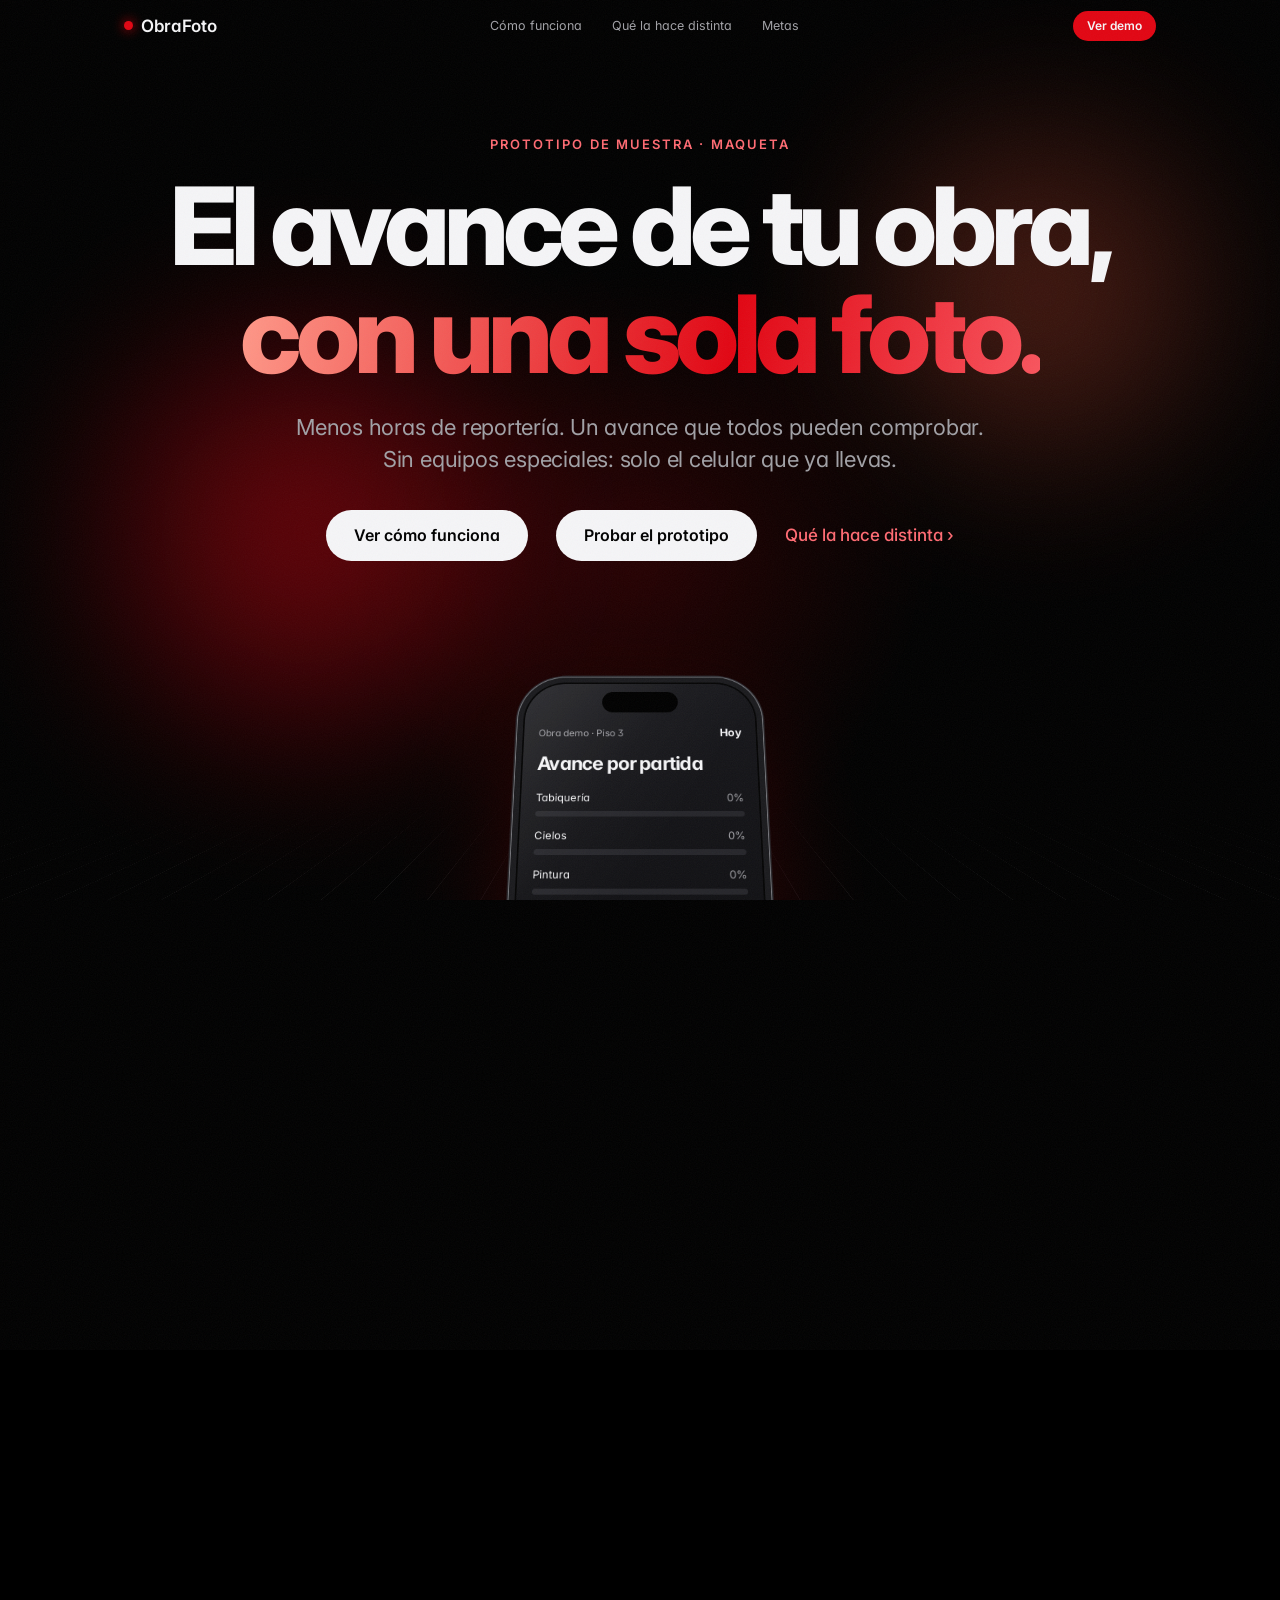
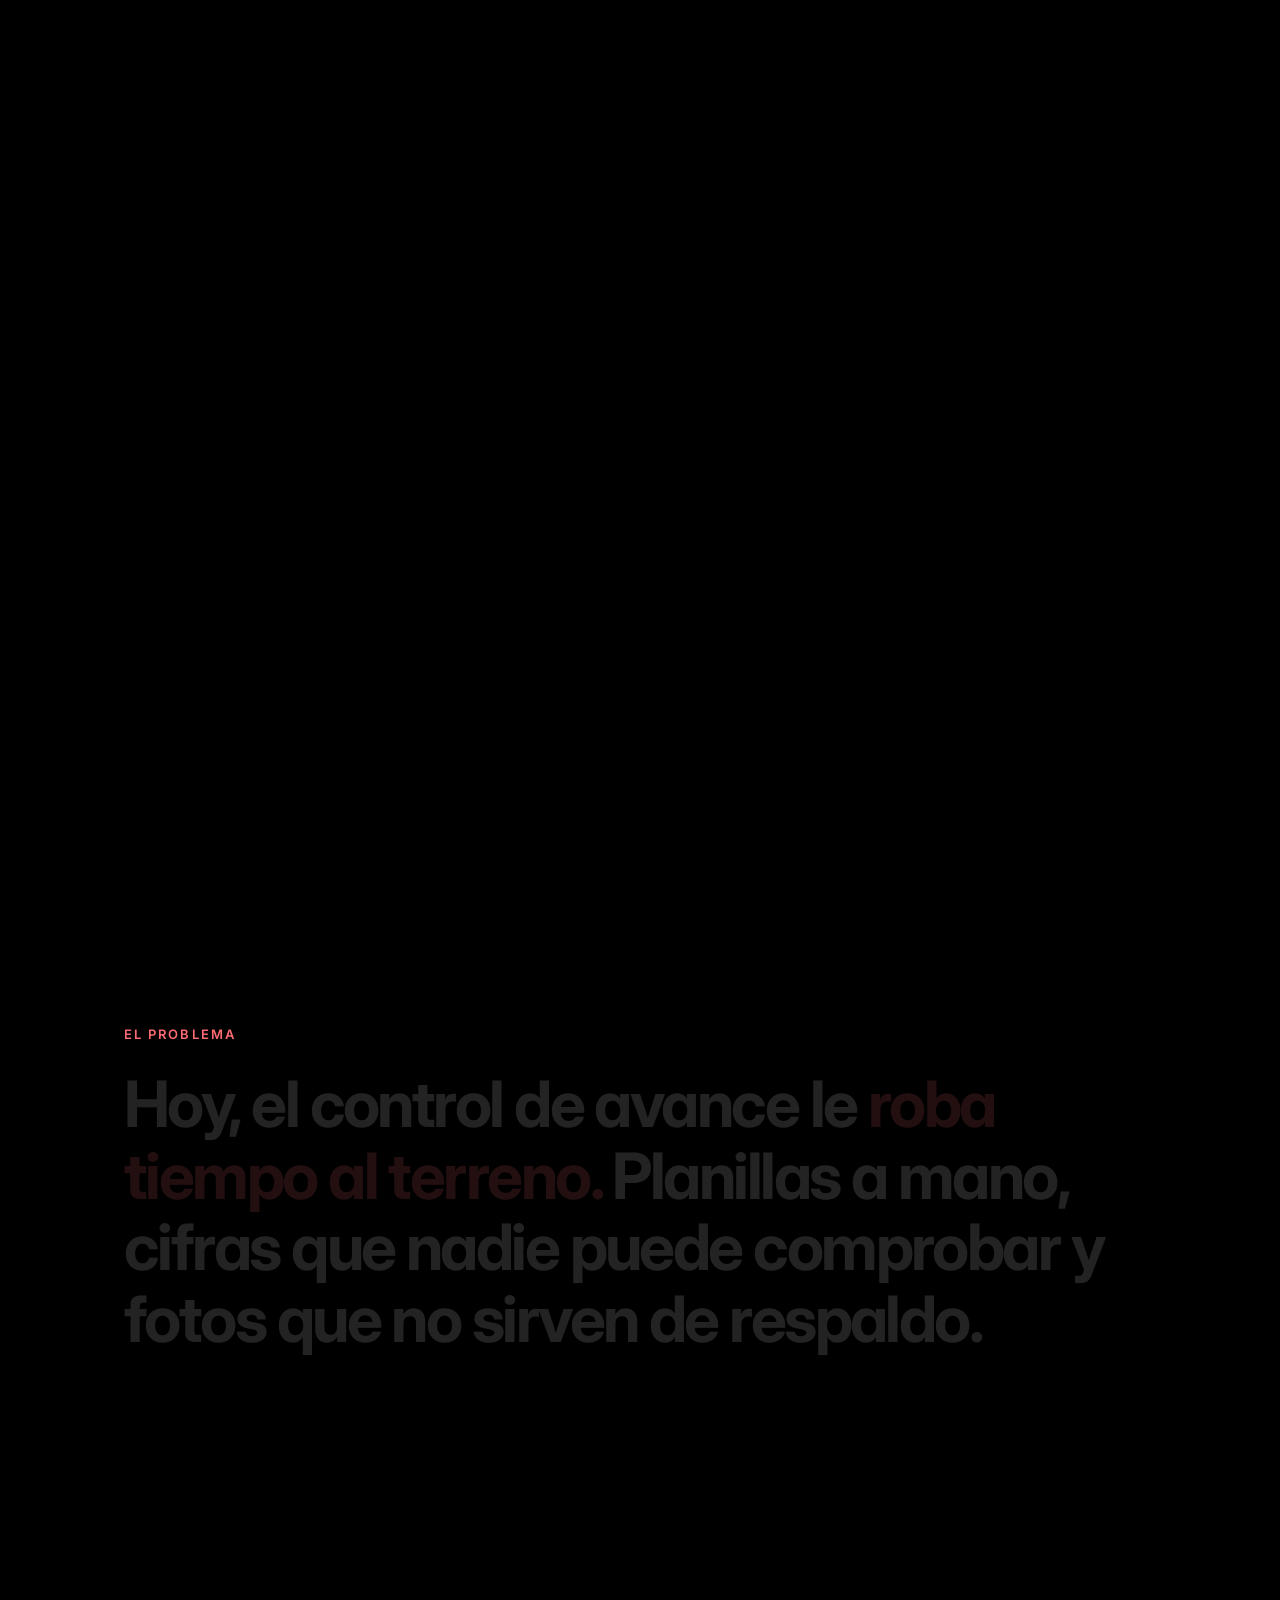
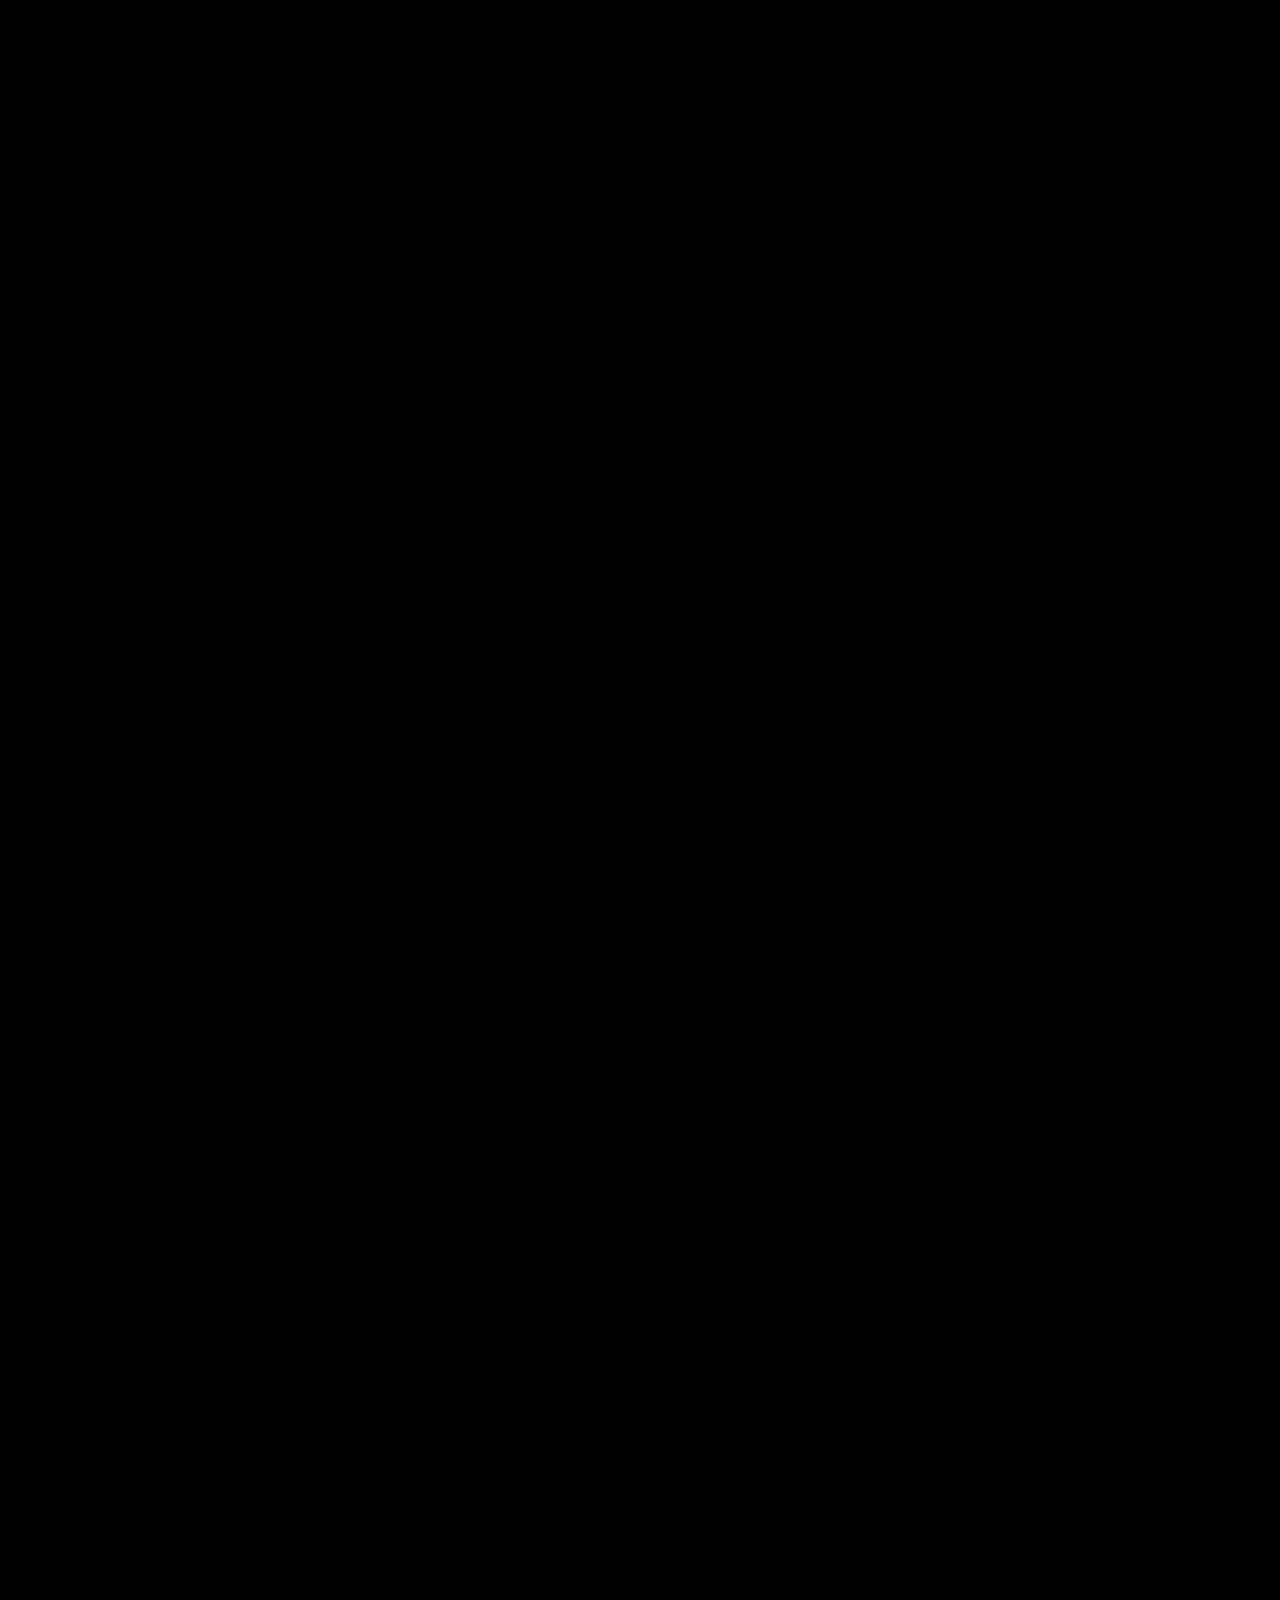
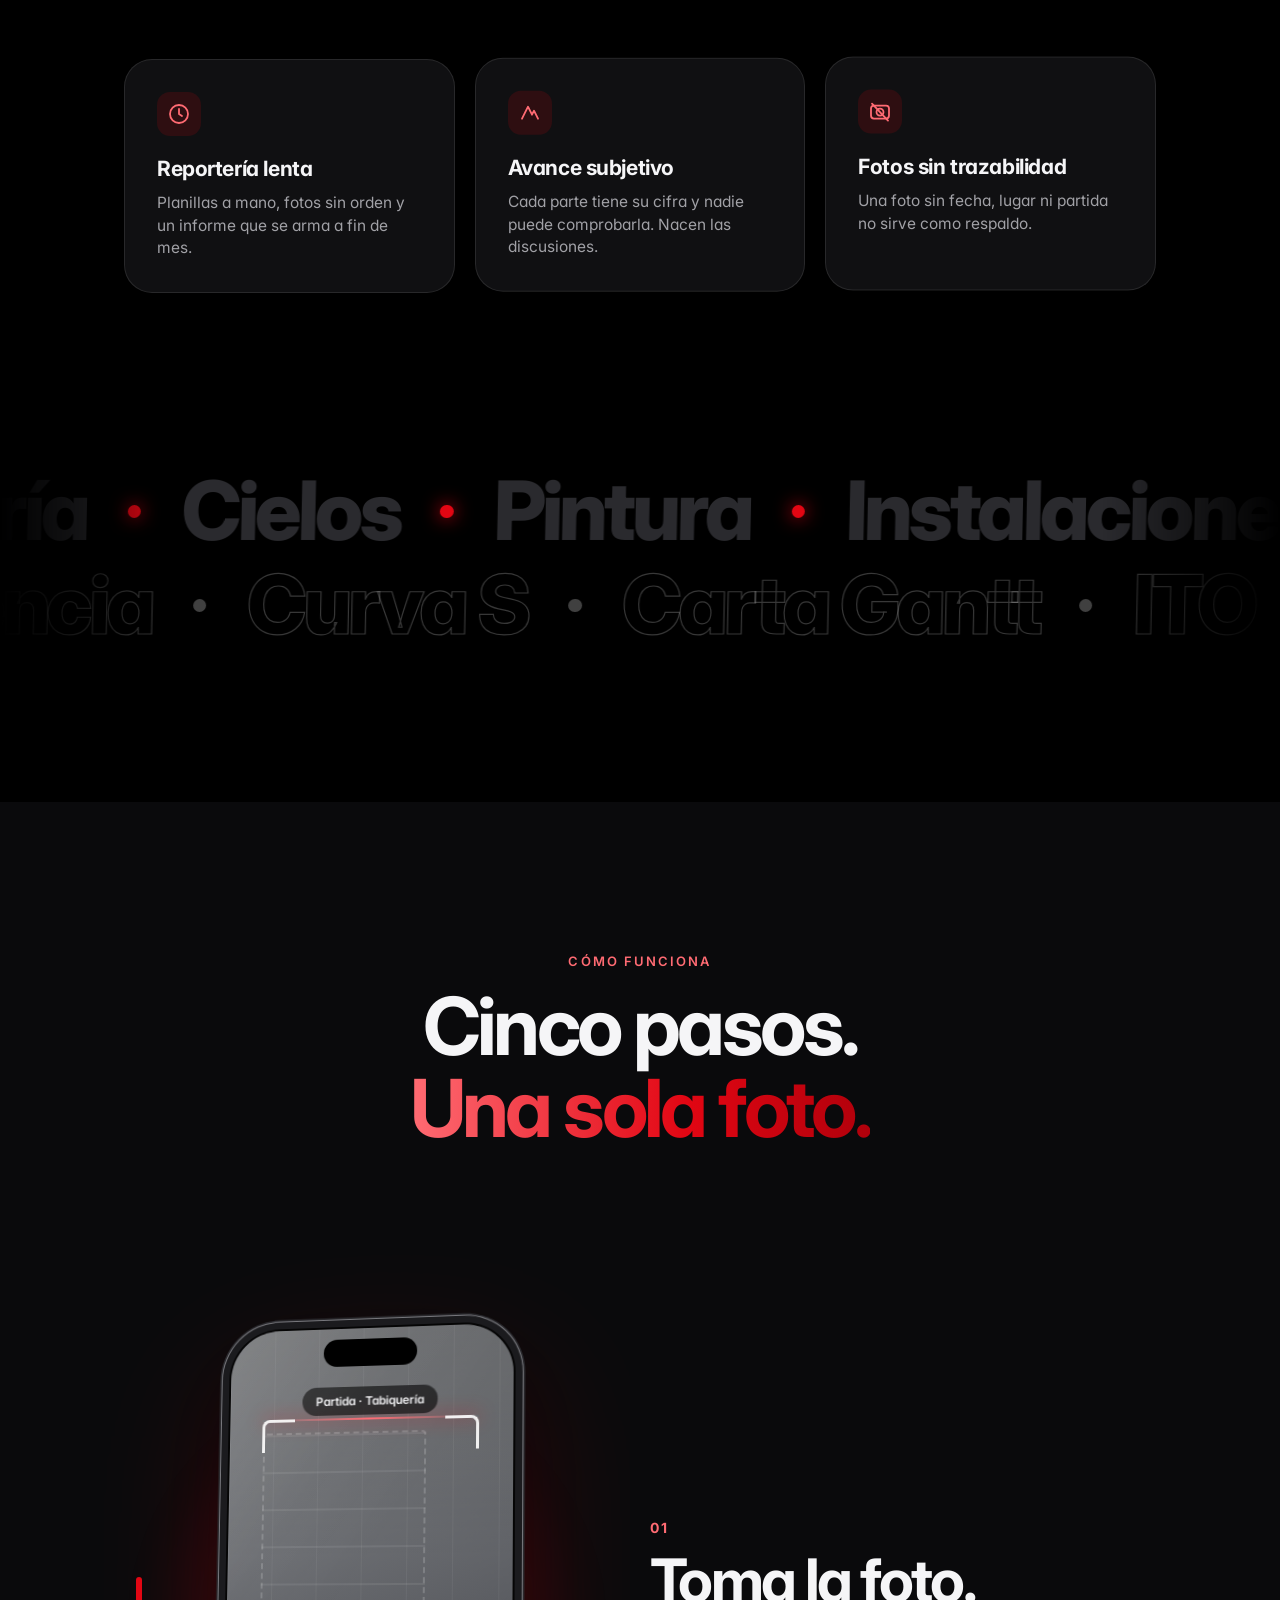
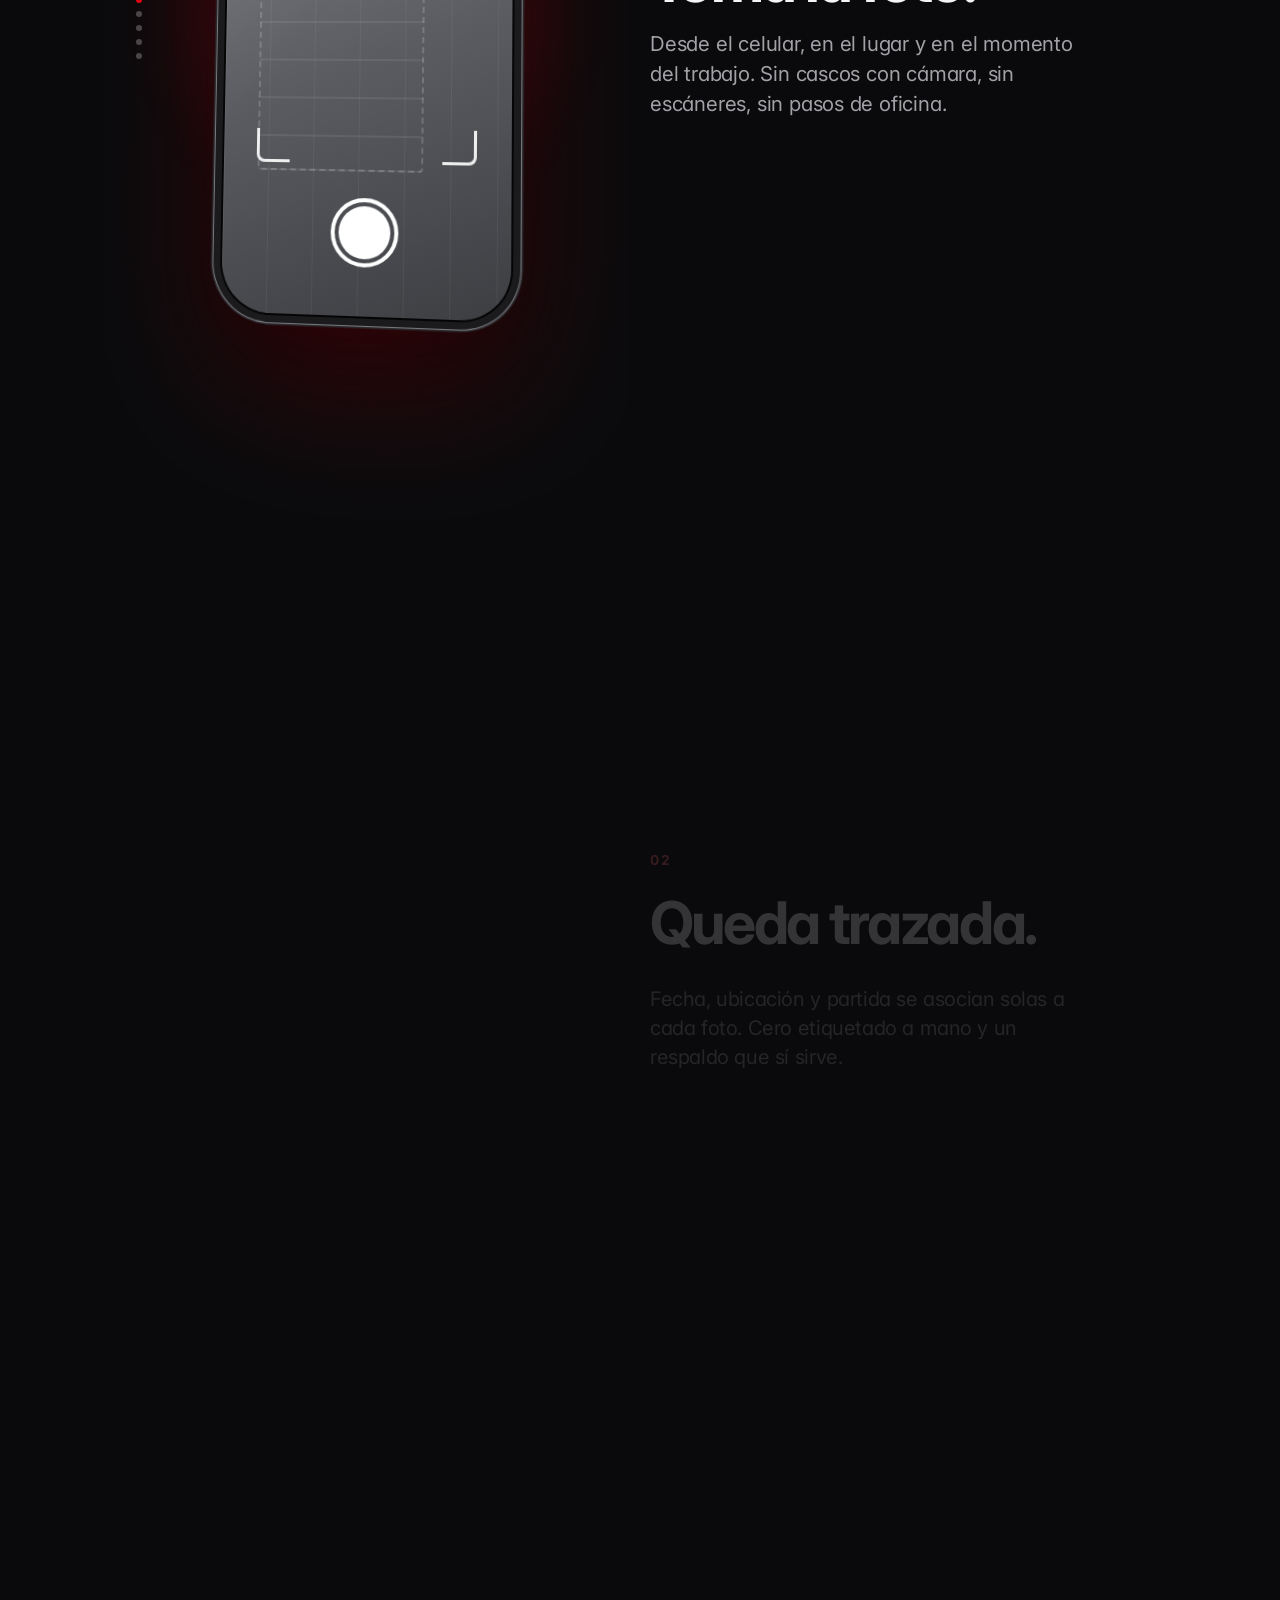
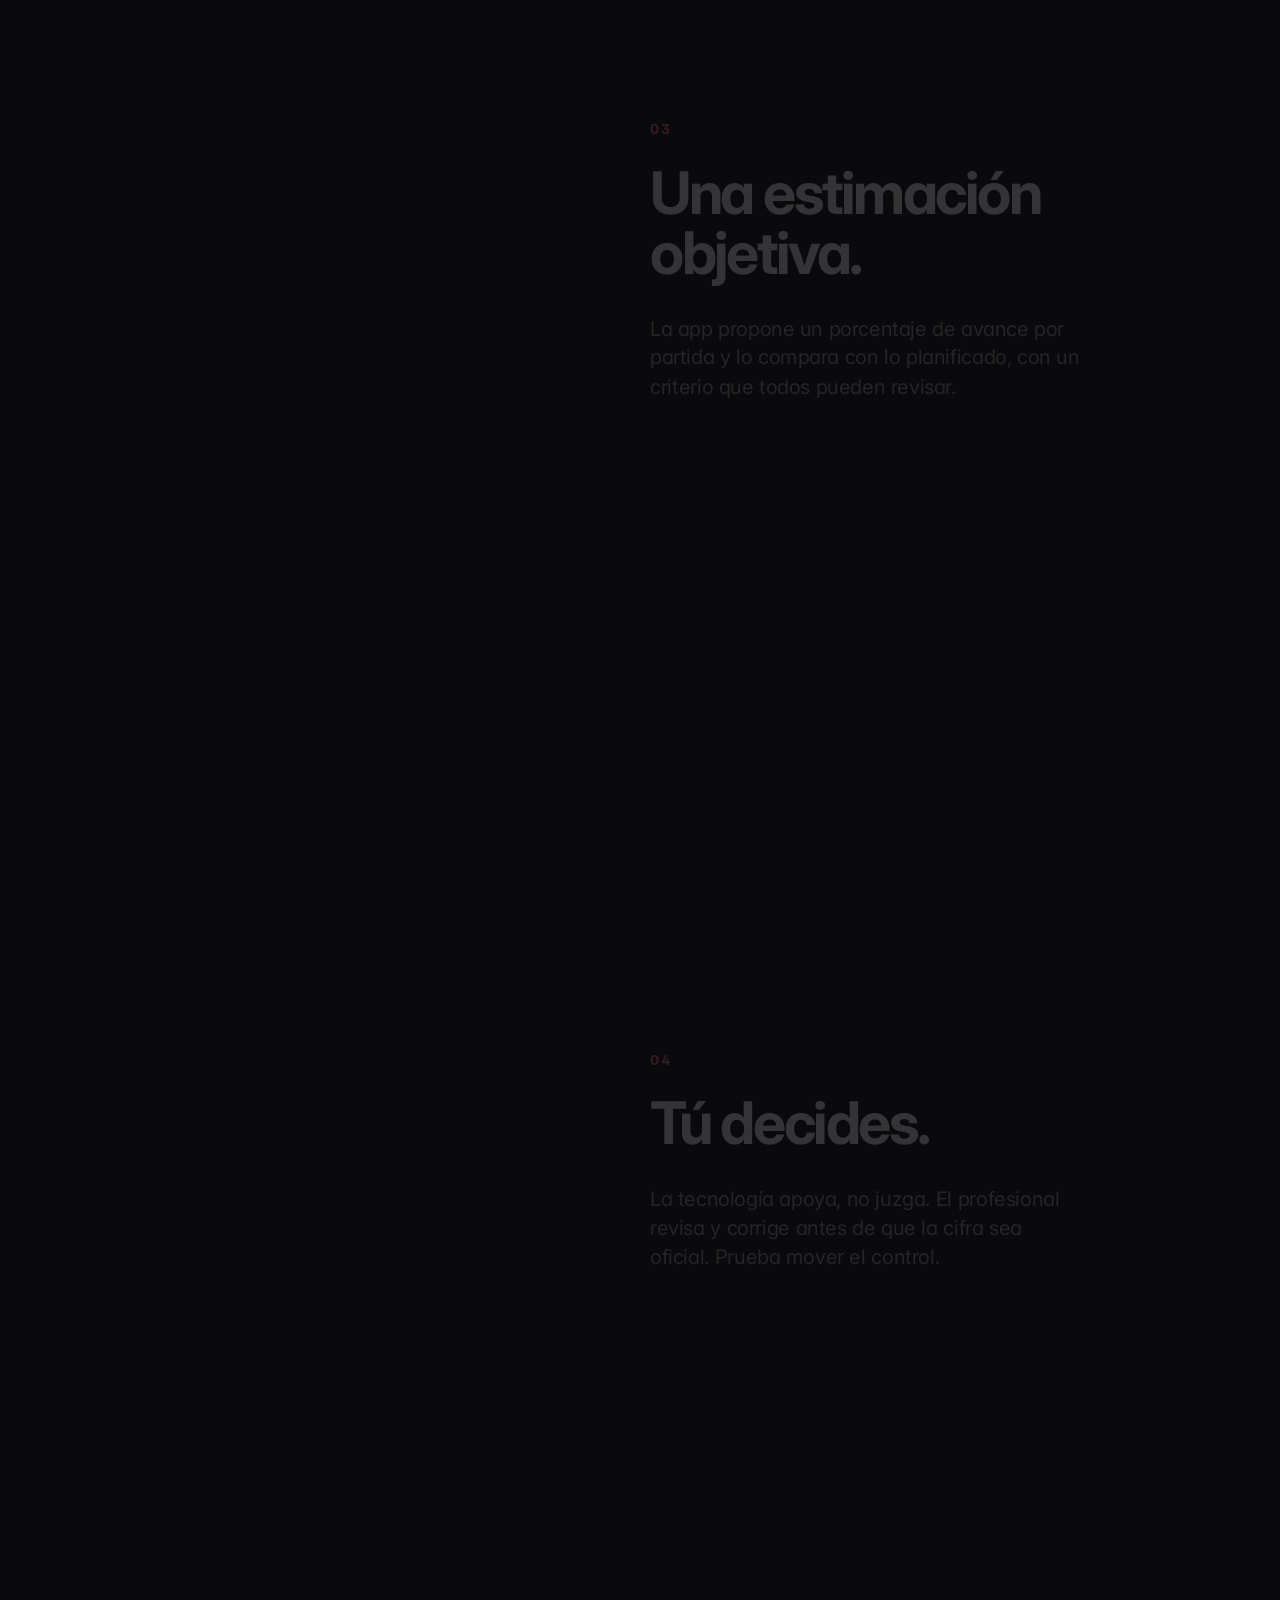
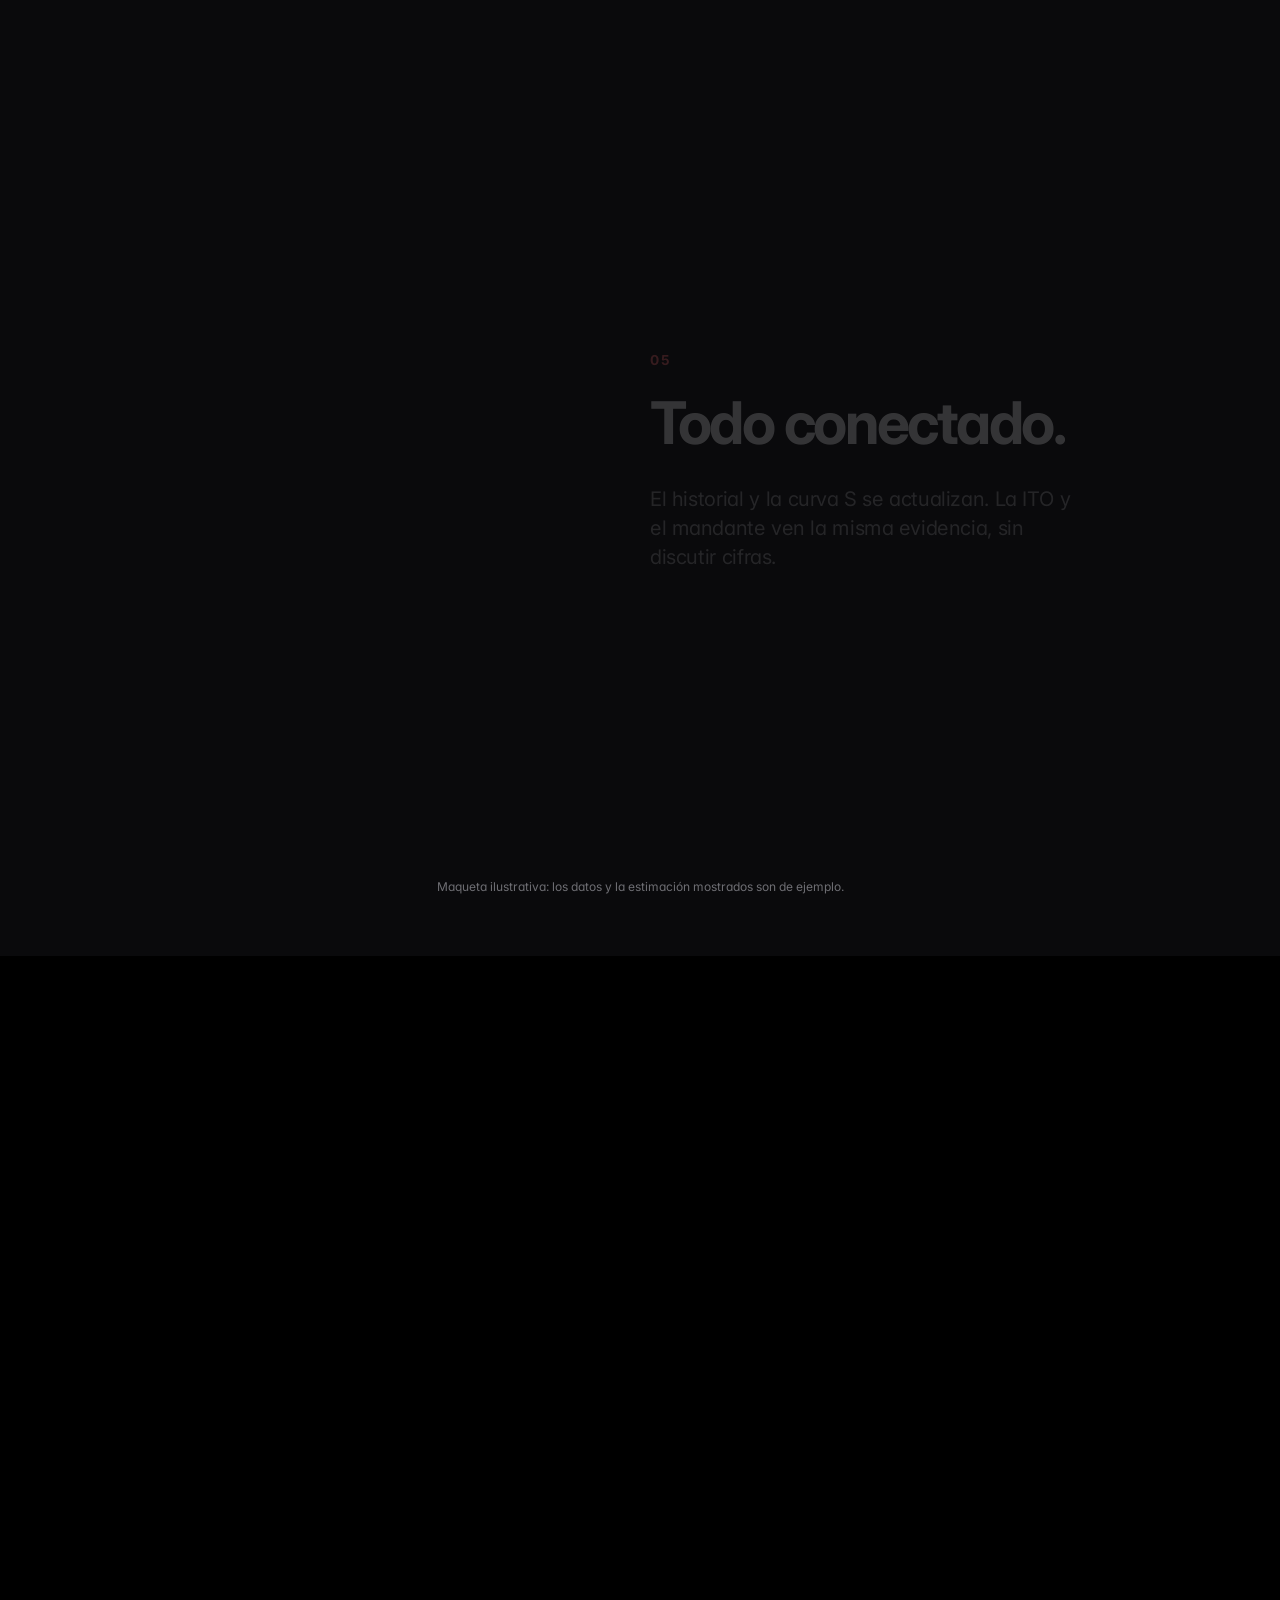
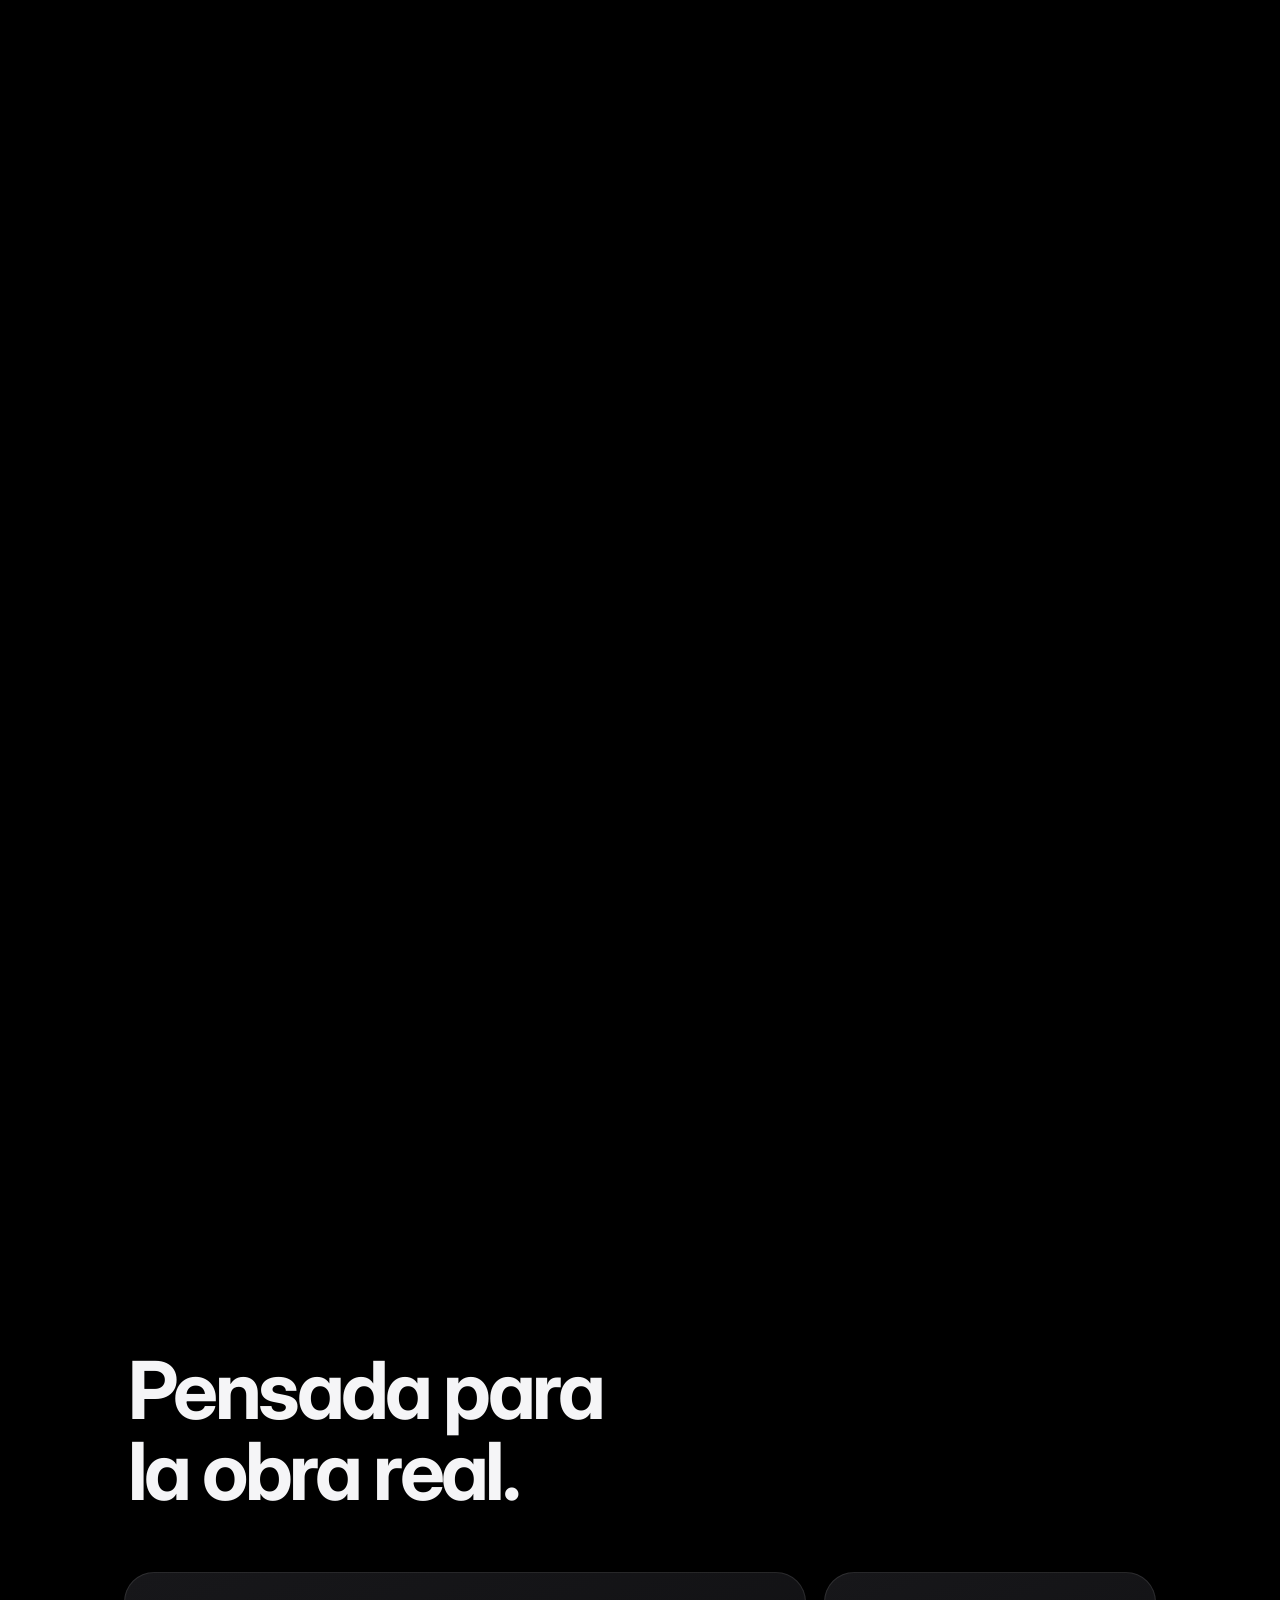
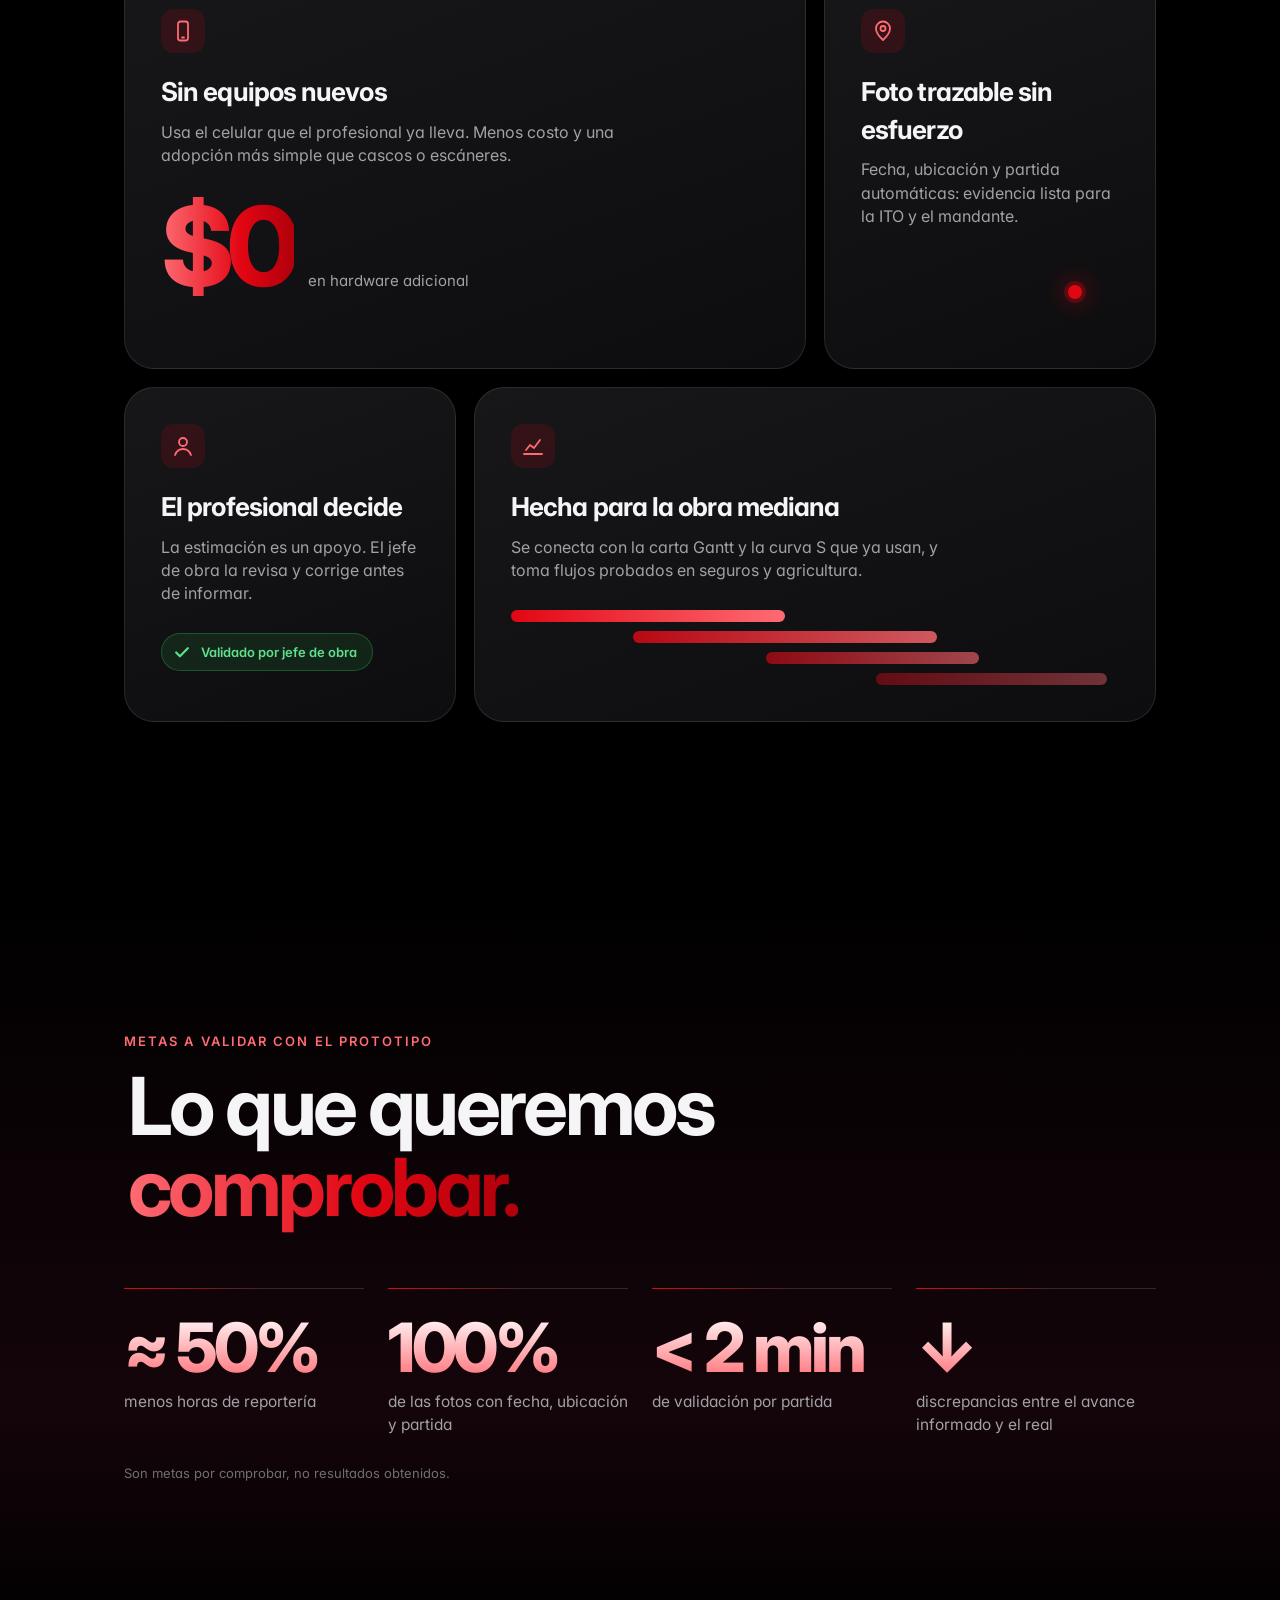
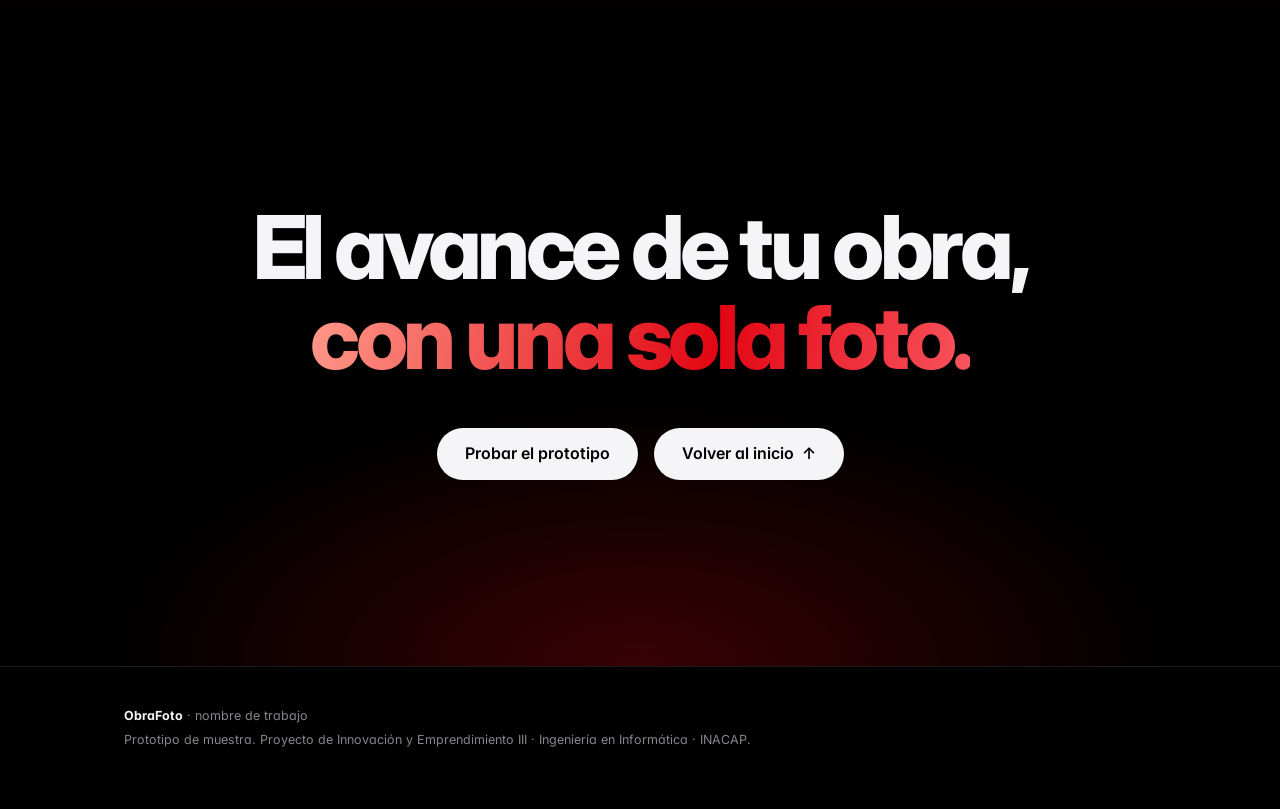
<file: index.html>
<!doctype html>
<html lang="es">
<head>
<meta charset="utf-8">
<meta name="viewport" content="width=device-width, initial-scale=1">
<title>ObraFoto · Prototipo de muestra</title>
<meta name="description" content="Maqueta interactiva: control del avance físico de una obra a partir de una foto del celular. Proyecto de Innovación y Emprendimiento III, INACAP.">
<meta name="theme-color" content="#000000">
<link rel="icon" href="data:image/svg+xml,<svg xmlns='http://www.w3.org/2000/svg' viewBox='0 0 32 32'><rect width='32' height='32' rx='8' fill='%23E20613'/><circle cx='16' cy='17' r='6' fill='none' stroke='white' stroke-width='3'/><rect x='11' y='7' width='10' height='3' rx='1.5' fill='white'/></svg>">
<link rel="preconnect" href="https://fonts.googleapis.com">
<link rel="preconnect" href="https://fonts.gstatic.com" crossorigin>
<link href="https://fonts.googleapis.com/css2?family=Inter:wght@400;500;600;700;800&display=swap" rel="stylesheet">
<link rel="stylesheet" href="styles.css">
</head>
<body>

<div class="loader" id="loader" aria-hidden="true"><div class="loader-in"><span class="dot"></span>ObraFoto</div><i class="loader-bar"></i></div>
<div class="grain" aria-hidden="true"></div>

<div class="progress" aria-hidden="true"><i id="progress"></i></div>

<header class="nav" id="nav">
  <div class="nav-in">
    <a class="brand" href="#top"><span class="dot"></span>ObraFoto</a>
    <nav>
      <a href="#como">Cómo funciona</a>
      <a href="#distinto">Qué la hace distinta</a>
      <a href="#metas">Metas</a>
    </nav>
    <a class="nav-cta" href="#como">Ver demo</a>
  </div>
</header>

<main>

  <!-- HERO: fijo mientras el celular sube y se endereza -->
  <section class="hero" id="top">
    <div class="hero-sticky">
      <div class="hero-glow" aria-hidden="true"></div>
      <div class="aur a1" aria-hidden="true"></div><div class="aur a2" aria-hidden="true"></div>
      <div class="grid-bg" aria-hidden="true"></div>
      <div class="hero-copy" id="heroCopy">
        <p class="kicker intro i1">Prototipo de muestra · Maqueta</p>
        <h1 class="split">El avance de tu obra,<br><span class="shine">con una sola foto.</span></h1>
        <p class="lead intro i3">Menos horas de reportería. Un avance que todos pueden comprobar.<br class="hide-m"> Sin equipos especiales: solo el celular que ya llevas.</p>
        <div class="cta-row intro i4">
          <a class="btn" href="#como">Ver cómo funciona</a>
          <a class="btn" href="app/">Probar el prototipo</a>
          <a class="link" href="#distinto">Qué la hace distinta <span aria-hidden="true">›</span></a>
        </div>
      </div>

      <div class="hero-device" id="heroDevice" aria-hidden="true">
        <div class="float f1" id="f1"><small>Foto trazada</small><b>Piso 3 · Sector B</b></div>
        <div class="float f2" id="f2"><small>Tabiquería</small><b>68% <em>avance</em></b></div>
        <div class="float f3" id="f3"><small>Validación</small><b>&lt; 2 min</b></div>
        <div class="phone hero-phone">
          <div class="notch"></div>
          <div class="screen">
            <div class="app-top"><span>Obra demo · Piso 3</span><b>Hoy</b></div>
            <div class="app-title">Avance por partida</div>
            <div class="list" id="heroList">
              <div class="row"><span>Tabiquería</span><em>68%</em><i style="--w:.68"></i></div>
              <div class="row"><span>Cielos</span><em>35%</em><i style="--w:.35"></i></div>
              <div class="row"><span>Pintura</span><em>12%</em><i style="--w:.12"></i></div>
              <div class="row"><span>Instalaciones</span><em>81%</em><i style="--w:.81"></i></div>
            </div>
            <div class="fab">＋ Nueva foto</div>
            <div class="toast" id="heroToast"><i>✓</i><div><b>Foto validada</b><small>Tabiquería · hace 2 s</small></div></div>
          </div>
        </div>
      </div>
    </div>
  </section>

  <!-- PROBLEMA: texto que se ilumina palabra a palabra -->
  <section class="statement" id="statement">
    <div class="statement-sticky">
      <p class="kicker">El problema</p>
      <h2 class="words" id="words">Hoy, el control de avance le roba tiempo al terreno. Planillas a mano, cifras que nadie puede comprobar y fotos que no sirven de respaldo.</h2>
    </div>
  </section>

  <section class="problem">
    <div class="wrap">
      <div class="three">
        <div class="pcard reveal" data-speed=".04"><span class="ico">
          <svg viewBox="0 0 24 24"><circle cx="12" cy="12" r="9"/><path d="M12 7v5l3 2"/></svg></span>
          <b>Reportería lenta</b><p>Planillas a mano, fotos sin orden y un informe que se arma a fin de mes.</p></div>
        <div class="pcard reveal d1" data-speed=".09"><span class="ico">
          <svg viewBox="0 0 24 24"><path d="M4 18 10 6l4 8 2-4 4 8"/></svg></span>
          <b>Avance subjetivo</b><p>Cada parte tiene su cifra y nadie puede comprobarla. Nacen las discusiones.</p></div>
        <div class="pcard reveal d2" data-speed=".14"><span class="ico">
          <svg viewBox="0 0 24 24"><rect x="3" y="6" width="18" height="13" rx="3"/><circle cx="12" cy="12.5" r="3.5"/><path d="M4 4l16 17"/></svg></span>
          <b>Fotos sin trazabilidad</b><p>Una foto sin fecha, lugar ni partida no sirve como respaldo.</p></div>
      </div>
    </div>
  </section>

  <!-- CINTA DE PARTIDAS -->
  <section class="marquee" aria-label="Partidas que se pueden controlar">
    <div class="mq-row" id="mq1"><div class="mq-track">
      <span>Tabiquería</span><span>Cielos</span><span>Pintura</span><span>Instalaciones</span><span>Obra gruesa</span><span>Revestimientos</span><span>Pavimentos</span><span>Terminaciones</span>
    </div></div>
    <div class="mq-row rev" id="mq2"><div class="mq-track">
      <span>Fecha</span><span>Ubicación</span><span>Partida</span><span>Evidencia</span><span>Curva S</span><span>Carta Gantt</span><span>ITO</span><span>Mandante</span>
    </div></div>
  </section>

  <!-- STORY: celular fijo -->
  <section id="como" class="story">
    <div class="story-head wrap">
      <p class="kicker reveal">Cómo funciona</p>
      <h2 class="big reveal split">Cinco pasos.<br><span class="grad">Una sola foto.</span></h2>
    </div>
    <div class="story-grid">
      <div class="stage">
        <div class="stage-glow" id="stageGlow"></div>
        <div class="dots" id="dots" aria-hidden="true"><i></i><i></i><i></i><i></i><i></i></div>
        <div class="phone-tilt" id="phoneTilt">
        <div class="phone" id="phone" data-step="1">
          <div class="flash"></div>
          <div class="notch"></div>

          <!-- 1 CAMARA -->
          <div class="screen s s1">
            <div class="cam">
              <div class="wall"></div>
              <div class="scanline"></div>
              <div class="corners"><i></i><i></i><i></i><i></i></div>
              <div class="tag">Partida · Tabiquería</div>
              <div class="shutter"><span></span></div>
            </div>
          </div>

          <!-- 2 TRAZABILIDAD -->
          <div class="screen s s2">
            <div class="photo"><div class="wall"></div></div>
            <div class="chips">
              <div class="chip c1"><small>Fecha y hora</small><b>17 nov 2026 · 10:42</b></div>
              <div class="chip c2"><small>Ubicación</small><b>Piso 3 · Sector B</b></div>
              <div class="chip c3"><small>Partida</small><b>Tabiquería</b></div>
            </div>
            <p class="note">Asociado automáticamente. Sin escribir nada.</p>
          </div>

          <!-- 3 ESTIMACION -->
          <div class="screen s s3">
            <div class="app-top"><span>Estimación</span><b>Tabiquería</b></div>
            <div class="ring-wrap">
              <svg viewBox="0 0 120 120" class="ring">
                <defs><linearGradient id="rg" x1="0" y1="0" x2="1" y2="1"><stop offset="0" stop-color="#ff6b73"/><stop offset="1" stop-color="#E20613"/></linearGradient></defs>
                <circle cx="60" cy="60" r="50" class="bg"/>
                <circle cx="60" cy="60" r="50" class="fg" id="ringfg"/>
              </svg>
              <div class="ring-n"><b id="ringN">68%</b><small>avance estimado</small></div>
            </div>
            <div class="cmp"><span>Planificado</span><b>72%</b></div>
            <div class="cmp warn"><span>Diferencia</span><b>−4 pts</b></div>
            <p class="note">Estimación de ejemplo, comparada con la planificación.</p>
          </div>

          <!-- 4 VALIDACION -->
          <div class="screen s s4">
            <div class="app-top"><span>Validar avance</span><b>Tabiquería</b></div>
            <div class="photo mini"><div class="wall"></div></div>
            <div class="val-n"><b id="valn">68</b><span>%</span></div>
            <input id="valr" type="range" min="0" max="100" value="68" aria-label="Ajustar porcentaje de avance">
            <p class="note">Ajusta si no estás de acuerdo.</p>
            <div class="btns"><span class="b ghost">Corregir</span><span class="b solid">Confirmar</span></div>
          </div>

          <!-- 5 INFORME -->
          <div class="screen s s5">
            <div class="app-top"><span>Avance de obra</span><b>Curva S</b></div>
            <svg viewBox="0 0 220 130" class="curve">
              <line x1="10" y1="115" x2="215" y2="115" class="ax"/>
              <line x1="10" y1="10" x2="10" y2="115" class="ax"/>
              <path d="M10 112 C 60 108, 80 70, 115 55 S 190 20, 212 14" class="plan"/>
              <path d="M10 112 C 60 110, 80 78, 115 63 S 150 50, 160 47" class="real" id="realpath"/>
              <circle cx="160" cy="47" r="4" class="pt"/>
            </svg>
            <div class="legend"><span><i class="l1"></i>Planificado</span><span><i class="l2"></i>Real</span></div>
            <div class="share"><span>12 fotos · historial por partida</span><b>Enviar a ITO</b></div>
          </div>
        </div>
        </div>
      </div>

      <div class="steps">
        <article class="step" data-step="1">
          <span class="num">01</span>
          <h3>Toma la foto.</h3>
          <p>Desde el celular, en el lugar y en el momento del trabajo. Sin cascos con cámara, sin escáneres, sin pasos de oficina.</p>
        </article>
        <article class="step" data-step="2">
          <span class="num">02</span>
          <h3>Queda trazada.</h3>
          <p>Fecha, ubicación y partida se asocian solas a cada foto. Cero etiquetado a mano y un respaldo que sí sirve.</p>
        </article>
        <article class="step" data-step="3">
          <span class="num">03</span>
          <h3>Una estimación objetiva.</h3>
          <p>La app propone un porcentaje de avance por partida y lo compara con lo planificado, con un criterio que todos pueden revisar.</p>
        </article>
        <article class="step" data-step="4">
          <span class="num">04</span>
          <h3>Tú decides.</h3>
          <p>La tecnología apoya, no juzga. El profesional revisa y corrige antes de que la cifra sea oficial. Prueba mover el control.</p>
        </article>
        <article class="step" data-step="5">
          <span class="num">05</span>
          <h3>Todo conectado.</h3>
          <p>El historial y la curva S se actualizan. La ITO y el mandante ven la misma evidencia, sin discutir cifras.</p>
        </article>
      </div>
    </div>
    <p class="demo-note">Maqueta ilustrativa: los datos y la estimación mostrados son de ejemplo.</p>
  </section>

  <!-- FRASE QUE CRECE -->
  <section class="zoom" id="zoom">
    <div class="zoom-sticky">
      <h2 id="zoomText">Solo el celular<br>que ya llevas.</h2>
    </div>
  </section>

  <!-- DISTINTO: bento -->
  <section id="distinto" class="diff">
    <div class="wrap">
      <p class="kicker reveal">Qué la hace distinta</p>
      <h2 class="big reveal split">Pensada para<br>la obra real.</h2>
      <div class="bento">
        <div class="tile t-a reveal">
          <span class="ico"><svg viewBox="0 0 24 24"><rect x="7" y="2.5" width="10" height="19" rx="2.5"/><path d="M11 18.5h2"/></svg></span>
          <h4>Sin equipos nuevos</h4>
          <p>Usa el celular que el profesional ya lleva. Menos costo y una adopción más simple que cascos o escáneres.</p>
          <div class="tile-big"><span class="grad">$0</span><small>en hardware adicional</small></div>
        </div>
        <div class="tile t-b reveal d1">
          <span class="ico"><svg viewBox="0 0 24 24"><path d="M12 21s-7-6.2-7-11.5A7 7 0 0 1 19 9.5C19 14.8 12 21 12 21z"/><circle cx="12" cy="9.5" r="2.5"/></svg></span>
          <h4>Foto trazable sin esfuerzo</h4>
          <p>Fecha, ubicación y partida automáticas: evidencia lista para la ITO y el mandante.</p>
          <div class="pin" aria-hidden="true"><i></i><i></i><i></i><span></span></div>
        </div>
        <div class="tile t-c reveal d1">
          <span class="ico"><svg viewBox="0 0 24 24"><circle cx="12" cy="8" r="4"/><path d="M4 21c1.5-4 4.5-6 8-6s6.5 2 8 6"/></svg></span>
          <h4>El profesional decide</h4>
          <p>La estimación es un apoyo. El jefe de obra la revisa y corrige antes de informar.</p>
          <div class="approve" aria-hidden="true"><svg viewBox="0 0 24 24"><path d="M5 12.5l4.5 4.5L19 7.5"/></svg><span>Validado por jefe de obra</span></div>
        </div>
        <div class="tile t-d reveal d2">
          <span class="ico"><svg viewBox="0 0 24 24"><path d="M3 20h18M5 16l4-5 4 3 6-8"/></svg></span>
          <h4>Hecha para la obra mediana</h4>
          <p>Se conecta con la carta Gantt y la curva S que ya usan, y toma flujos probados en seguros y agricultura.</p>
          <div class="gantt" aria-hidden="true"><i style="--s:0;--l:.45"></i><i style="--s:.2;--l:.5"></i><i style="--s:.42;--l:.35"></i><i style="--s:.6;--l:.38"></i></div>
        </div>
      </div>
    </div>
  </section>

  <!-- METAS -->
  <section id="metas" class="metrics">
    <div class="wrap">
      <p class="kicker reveal">Metas a validar con el prototipo</p>
      <h2 class="big reveal split">Lo que queremos<br><span class="grad">comprobar.</span></h2>
      <div class="mgrid">
        <div class="m reveal"><b><span data-count="50" data-pre="≈ " data-suf="%">≈ 50%</span></b><p>menos horas de reportería</p></div>
        <div class="m reveal d1"><b><span data-count="100" data-suf="%">100%</span></b><p>de las fotos con fecha, ubicación y partida</p></div>
        <div class="m reveal d2"><b><span data-count="2" data-pre="&lt; " data-suf=" min">&lt; 2 min</span></b><p>de validación por partida</p></div>
        <div class="m reveal d3"><b>↓</b><p>discrepancias entre el avance informado y el real</p></div>
      </div>
      <p class="fine reveal">Son metas por comprobar, no resultados obtenidos.</p>
    </div>
  </section>

  <!-- CIERRE -->
  <section class="final">
    <div class="wrap">
      <h2 class="reveal split">El avance de tu obra,<br><span class="shine">con una sola foto.</span></h2>
      <a class="btn reveal d1" href="app/">Probar el prototipo</a>
      <a class="btn reveal d1" href="#top">Volver al inicio <span aria-hidden="true">↑</span></a>
    </div>
  </section>

</main>

<footer>
  <div class="wrap">
    <b>ObraFoto</b> · nombre de trabajo
    <p>Prototipo de muestra. Proyecto de Innovación y Emprendimiento III · Ingeniería en Informática · INACAP.</p>
  </div>
</footer>

<script src="app.js"></script>
</body>
</html>
</file>
<file: styles.css>
:root{
  --bg:#000; --bg2:#0a0a0c; --ink:#f5f5f7; --mute:#86868b; --mute2:#a1a1a6; --line:rgba(255,255,255,.1);
  --red:#E20613; --red2:#ff6b73; --card:#101012; --ok:#30d158;
  --ease:cubic-bezier(.22,.9,.24,1);
  --font:"Inter",-apple-system,BlinkMacSystemFont,"SF Pro Display","Segoe UI",Roboto,Helvetica,Arial,sans-serif;
}
*{box-sizing:border-box;margin:0;padding:0}
html{scroll-behavior:smooth;background:var(--bg)}
body{background:var(--bg);color:var(--ink);font-family:var(--font);line-height:1.45;-webkit-font-smoothing:antialiased;-moz-osx-font-smoothing:grayscale;overflow-x:hidden;font-feature-settings:"ss01","cv11"}
a{color:inherit;text-decoration:none}
::selection{background:var(--red);color:#fff}
.wrap{max-width:1080px;margin:0 auto;padding:0 24px}

/* barra de progreso */
.progress{position:fixed;inset:0 0 auto 0;height:2px;z-index:60;pointer-events:none}
.progress i{display:block;height:100%;width:100%;transform-origin:left;transform:scaleX(0);background:linear-gradient(90deg,var(--red),var(--red2))}

/* nav */
.nav{position:fixed;inset:0 0 auto 0;z-index:50;transition:background .5s var(--ease),border-color .5s}
.nav-in{max-width:1080px;margin:0 auto;height:52px;display:flex;justify-content:space-between;align-items:center;padding:0 24px}
.nav.scrolled{background:rgba(10,10,12,.72);backdrop-filter:saturate(180%) blur(20px);-webkit-backdrop-filter:saturate(180%) blur(20px);border-bottom:1px solid var(--line)}
.brand{font-weight:600;font-size:17px;letter-spacing:-.02em;display:flex;align-items:center;gap:8px}
.dot{width:9px;height:9px;border-radius:50%;background:var(--red);display:inline-block;box-shadow:0 0 12px var(--red)}
.nav nav{display:flex;gap:30px;font-size:12.5px;color:var(--mute2)}
.nav nav a{transition:color .3s}
.nav nav a:hover{color:var(--ink)}
.nav-cta{font-size:12px;font-weight:600;background:var(--red);padding:6px 14px;border-radius:99px;transition:transform .3s var(--ease),background .3s}
.nav-cta:hover{transform:scale(1.05);background:#ff1a28}

/* textos */
.kicker{font-size:13px;font-weight:600;letter-spacing:.16em;text-transform:uppercase;color:var(--red2)}
.big{font-size:clamp(40px,7vw,80px);line-height:1.02;letter-spacing:-.045em;font-weight:700}
.grad{background:linear-gradient(90deg,var(--red2),var(--red) 60%,#b0000b);-webkit-background-clip:text;background-clip:text;color:transparent}
.shine{background:linear-gradient(100deg,#ff9a8a 0%,var(--red) 25%,#ff6b73 45%,#fff 50%,#ff6b73 55%,var(--red) 75%,#ff9a8a 100%);background-size:250% 100%;-webkit-background-clip:text;background-clip:text;color:transparent;animation:shine 7s linear infinite}
@keyframes shine{from{background-position:120% 0}to{background-position:-130% 0}}

/* entrada inicial */
.intro{opacity:0;transform:translateY(24px);filter:blur(12px);transition:opacity 1.3s var(--ease),transform 1.3s var(--ease),filter 1.3s var(--ease)}
.loaded .intro{opacity:1;transform:none;filter:none}
.i2{transition-delay:.12s}.i3{transition-delay:.3s}.i4{transition-delay:.45s}.i5{transition-delay:1.1s}

/* revelado */
.reveal{opacity:0;transform:translateY(40px) scale(.985);transition:opacity 1.1s var(--ease),transform 1.1s var(--ease)}
.reveal.in{opacity:1;transform:none}
.d1{transition-delay:.1s}.d2{transition-delay:.2s}.d3{transition-delay:.3s}

/* botones */
.btn{display:inline-flex;align-items:center;gap:8px;background:var(--ink);color:#000;padding:14px 28px;border-radius:99px;font-weight:600;font-size:16px;transition:transform .4s var(--ease),box-shadow .4s var(--ease)}
.btn:hover{transform:scale(1.04);box-shadow:0 10px 40px rgba(255,255,255,.18)}
.link{color:var(--red2);font-size:17px;font-weight:500}
.link span{display:inline-block;transition:transform .3s var(--ease)}
.link:hover span{transform:translateX(4px)}
.cta-row{display:flex;gap:28px;align-items:center;justify-content:center;flex-wrap:wrap;margin-top:34px}

/* ===== HERO ===== */
.hero{position:relative;height:260vh}
.hero-sticky{position:sticky;top:0;height:100vh;overflow:hidden;perspective:1400px}
.hero-glow{position:absolute;left:50%;top:62%;width:1100px;height:1100px;margin:-550px 0 0 -550px;border-radius:50%;background:radial-gradient(closest-side,rgba(226,6,19,.38),rgba(226,6,19,.08) 55%,transparent 72%);filter:blur(30px);opacity:.7;will-change:transform,opacity}
.hero-copy{position:relative;z-index:3;text-align:center;padding:clamp(96px,15vh,150px) 24px 0;will-change:transform,opacity}
.hero h1{font-size:clamp(44px,8.6vw,108px);line-height:1;letter-spacing:-.055em;font-weight:800;margin:18px 0 24px}
.lead{font-size:clamp(17px,2vw,22px);color:var(--mute2);max-width:740px;margin:0 auto;letter-spacing:-.01em}
.hero-device{position:absolute;left:50%;top:50%;width:290px;height:590px;margin:-295px 0 0 -145px;z-index:2;transform-style:preserve-3d;will-change:transform}
.scroll-hint{position:absolute;left:50%;bottom:28px;width:24px;height:38px;margin-left:-12px;border:2px solid rgba(255,255,255,.35);border-radius:14px;z-index:4}
.scroll-hint span{position:absolute;left:50%;top:7px;width:4px;height:8px;margin-left:-2px;border-radius:2px;background:#fff;animation:hint 1.8s var(--ease) infinite}
@keyframes hint{0%{opacity:0;transform:translateY(-3px)}30%{opacity:1}80%{opacity:0;transform:translateY(12px)}100%{opacity:0}}

/* tarjetas flotantes */
.float{position:absolute;z-index:6;background:rgba(28,28,32,.62);backdrop-filter:blur(22px) saturate(160%);-webkit-backdrop-filter:blur(22px) saturate(160%);border:1px solid rgba(255,255,255,.12);border-radius:18px;padding:12px 18px;white-space:nowrap;opacity:0;box-shadow:0 20px 50px rgba(0,0,0,.5);will-change:transform,opacity}
.float small{display:block;font-size:11px;color:var(--mute2);letter-spacing:.02em}
.float b{font-size:17px;letter-spacing:-.02em}
.float em{font-style:normal;font-weight:500;color:var(--mute2);font-size:13px}
.f1{top:90px;right:calc(100% + 30px)}
.f2{top:250px;left:calc(100% + 30px)}
.f2 b{color:var(--red2)}
.f3{top:420px;right:calc(100% + 50px)}

/* ===== CELULAR ===== */
.phone{position:relative;width:290px;height:590px;border-radius:50px;background:#0b0b0d;overflow:hidden;
  box-shadow:0 0 0 2px #050505,0 0 0 9px #1b1b1e,0 0 0 10px #77777c,0 0 0 11.5px #2c2c30,
    0 60px 140px rgba(226,6,19,.22),0 40px 90px rgba(0,0,0,.85)}
.phone::after{content:"";position:absolute;inset:0;z-index:8;pointer-events:none;border-radius:inherit;
  background:linear-gradient(125deg,rgba(255,255,255,.11) 0%,rgba(255,255,255,.02) 28%,transparent 45%)}
.notch{position:absolute;top:11px;left:50%;transform:translateX(-50%);width:96px;height:28px;border-radius:20px;background:#000;z-index:9}
.screen{position:absolute;inset:0;padding:56px 18px 22px;background:linear-gradient(180deg,#17171b,#0b0b0d);display:flex;flex-direction:column;gap:12px}
.app-top{display:flex;justify-content:space-between;align-items:baseline;font-size:12px;color:var(--mute2)}
.app-top b{color:var(--ink);font-size:14px}
.app-title{font-size:24px;font-weight:700;letter-spacing:-.03em;margin-top:2px}
.note{font-size:11px;color:var(--mute2);text-align:center}

/* lista hero */
.list{display:flex;flex-direction:column;gap:14px;margin-top:4px}
.row{display:grid;grid-template-columns:1fr auto;gap:7px 10px;font-size:13px}
.row i{grid-column:1/3;height:7px;border-radius:9px;background:#26262b;position:relative;overflow:hidden}
.row i::after{content:"";position:absolute;inset:0;background:linear-gradient(90deg,var(--red),var(--red2));border-radius:9px;transform-origin:left;transform:scaleX(calc(var(--w) * var(--fill,1)))}
.row em{font-style:normal;color:var(--mute2)}
.fab{margin-top:auto;text-align:center;background:var(--red);padding:14px;border-radius:18px;font-weight:600;font-size:14px;box-shadow:0 10px 30px rgba(226,6,19,.4)}

/* ===== STATEMENT ===== */
.statement{position:relative;height:280vh;background:#000}
.statement-sticky{position:sticky;top:0;height:100vh;display:flex;flex-direction:column;justify-content:center;max-width:1080px;margin:0 auto;padding:0 24px}
.statement .kicker{margin-bottom:24px}
.words{font-size:clamp(32px,5.4vw,64px);line-height:1.12;letter-spacing:-.04em;font-weight:700}
.words .w{opacity:.14;transition:opacity .25s linear}
.words .w.hot{color:var(--red2)}

/* ===== PROBLEMA ===== */
.problem{padding:0 0 160px;background:#000}
.three{display:grid;grid-template-columns:repeat(3,1fr);gap:20px}
.pcard{background:var(--card);border:1px solid var(--line);border-radius:28px;padding:32px;transition:transform .9s var(--ease),border-color .6s,opacity 1.1s var(--ease)}
.pcard:hover{transform:translateY(-6px);border-color:rgba(255,255,255,.2)}
.pcard b{font-size:21px;letter-spacing:-.02em;display:block;margin-top:18px}
.pcard p{color:var(--mute2);margin-top:8px;font-size:15.5px}
.ico{width:44px;height:44px;border-radius:13px;display:grid;place-items:center;background:rgba(226,6,19,.14);color:var(--red2)}
.ico svg{width:24px;height:24px;fill:none;stroke:currentColor;stroke-width:1.8;stroke-linecap:round;stroke-linejoin:round}

/* ===== STORY ===== */
.story{position:relative;background:var(--bg2);padding:150px 0 20px}
.story-head{text-align:center;margin-bottom:20px}
.story-head .big{margin-top:14px}
.story-grid{max-width:1120px;margin:0 auto;display:grid;grid-template-columns:1fr 1fr;gap:20px;padding:0 24px}
.stage{position:sticky;top:0;height:100vh;display:flex;align-items:center;justify-content:center;perspective:1400px}
.stage-glow{position:absolute;left:50%;top:50%;width:620px;height:620px;margin:-310px 0 0 -310px;border-radius:50%;background:radial-gradient(closest-side,var(--glow,rgba(226,6,19,.35)),transparent 70%);filter:blur(20px);transition:background 1s var(--ease);pointer-events:none}
.phone-tilt{transition:transform 1.2s var(--ease);transform-style:preserve-3d}
.phone-tilt[data-step="1"]{transform:rotateY(-10deg) rotateX(4deg)}
.phone-tilt[data-step="2"]{transform:rotateY(8deg) rotateX(2deg)}
.phone-tilt[data-step="3"]{transform:rotateY(-5deg) rotateX(-2deg) scale(1.02)}
.phone-tilt[data-step="4"]{transform:rotateY(0) rotateX(0) scale(1.04)}
.phone-tilt[data-step="5"]{transform:rotateY(7deg) rotateX(3deg)}
.dots{position:absolute;left:6%;top:50%;transform:translateY(-50%);display:flex;flex-direction:column;gap:8px;z-index:3}
.dots i{width:6px;height:6px;border-radius:6px;background:rgba(255,255,255,.25);transition:height .6s var(--ease),background .6s}
.dots i.on{height:26px;background:var(--red)}
.step{min-height:100vh;display:flex;flex-direction:column;justify-content:center;opacity:.18;transform:translateY(20px) scale(.98);transform-origin:left center;transition:opacity .8s var(--ease),transform .8s var(--ease)}
.step.active{opacity:1;transform:none}
.num{color:var(--red2);font-weight:700;letter-spacing:.16em;font-size:14px}
.step h3{font-size:clamp(36px,4.8vw,60px);letter-spacing:-.045em;line-height:1.02;margin:12px 0 18px;font-weight:700}
.step p{font-size:clamp(17px,1.6vw,21px);color:var(--mute2);max-width:440px;letter-spacing:-.01em}
.demo-note{text-align:center;color:#6e6e73;font-size:12px;padding:10px 0 40px}

.s{opacity:0;transform:scale(.94);filter:blur(6px);transition:opacity .7s var(--ease),transform .7s var(--ease),filter .7s var(--ease);pointer-events:none}
#phone[data-step="1"] .s1,#phone[data-step="2"] .s2,#phone[data-step="3"] .s3,#phone[data-step="4"] .s4,#phone[data-step="5"] .s5{opacity:1;transform:none;filter:none;pointer-events:auto}

/* textura de muro (foto simulada) */
.wall{position:absolute;inset:0;background:
  linear-gradient(90deg,rgba(255,255,255,.05) 1px,transparent 1px) 0 0/46px 100%,
  linear-gradient(180deg,rgba(0,0,0,.18),transparent 40%),
  linear-gradient(160deg,#8d8f93,#5a5d63 55%,#3c3e43)}
.wall::after{content:"";position:absolute;left:12%;right:30%;top:18%;bottom:24%;border:2px dashed rgba(255,255,255,.18);border-radius:4px;background:repeating-linear-gradient(180deg,rgba(255,255,255,.08) 0 2px,transparent 2px 38px)}

/* s1 cámara */
.s1{padding:0}
.cam{position:absolute;inset:0;overflow:hidden}
.cam .wall{filter:saturate(.8)}
.scanline{position:absolute;left:34px;right:34px;top:92px;height:2px;background:linear-gradient(90deg,transparent,var(--red2),transparent);box-shadow:0 0 18px var(--red);animation:scan 2.6s var(--ease) infinite alternate}
@keyframes scan{to{transform:translateY(300px)}}
.corners i{position:absolute;width:34px;height:34px;border:3px solid #fff;opacity:.9}
.corners i:nth-child(1){top:92px;left:34px;border-right:0;border-bottom:0;border-radius:8px 0 0 0}
.corners i:nth-child(2){top:92px;right:34px;border-left:0;border-bottom:0;border-radius:0 8px 0 0}
.corners i:nth-child(3){bottom:150px;left:34px;border-right:0;border-top:0;border-radius:0 0 0 8px}
.corners i:nth-child(4){bottom:150px;right:34px;border-left:0;border-top:0;border-radius:0 0 8px 0}
.tag{position:absolute;top:60px;left:50%;transform:translateX(-50%);background:rgba(0,0,0,.6);backdrop-filter:blur(8px);padding:6px 14px;border-radius:99px;font-size:12px;font-weight:600;white-space:nowrap}
.shutter{position:absolute;bottom:48px;left:50%;transform:translateX(-50%);width:68px;height:68px;border-radius:50%;border:4px solid #fff;display:grid;place-items:center}
.shutter span{width:52px;height:52px;border-radius:50%;background:#fff;animation:pulse 2.2s infinite}
@keyframes pulse{50%{transform:scale(.88)}}

/* s2 */
.photo{position:relative;height:210px;border-radius:20px;overflow:hidden;flex:none}
.photo.mini{height:130px}
.chips{display:flex;flex-direction:column;gap:9px}
.chip{background:#1d1d21;border:1px solid var(--line);border-radius:14px;padding:10px 14px;opacity:0;transform:translateY(14px)}
.chip small{display:block;color:var(--mute2);font-size:10.5px;letter-spacing:.04em}
.chip b{font-size:14px}
#phone[data-step="2"] .chip{animation:chipin .7s var(--ease) .15s forwards}
#phone[data-step="2"] .c2{animation-delay:.35s}
#phone[data-step="2"] .c3{animation-delay:.55s}
@keyframes chipin{to{opacity:1;transform:none}}

/* s3 */
.ring-wrap{position:relative;width:176px;height:176px;margin:8px auto 4px}
.ring{width:100%;height:100%;transform:rotate(-90deg);filter:drop-shadow(0 0 12px rgba(226,6,19,.45))}
.ring circle{fill:none;stroke-width:9}
.ring .bg{stroke:#26262b}
.ring .fg{stroke:url(#rg);stroke-linecap:round;stroke-dasharray:314;stroke-dashoffset:314;transition:stroke-dashoffset 1.4s var(--ease)}
#phone[data-step="3"] .ring .fg{stroke-dashoffset:100.5}
.ring-n{position:absolute;inset:0;display:flex;flex-direction:column;align-items:center;justify-content:center}
.ring-n b{font-size:42px;letter-spacing:-.04em}
.ring-n small{color:var(--mute2);font-size:11px}
.cmp{display:flex;justify-content:space-between;background:#1d1d21;border:1px solid var(--line);border-radius:14px;padding:11px 14px;font-size:13px}
.cmp span{color:var(--mute2)}
.cmp.warn b{color:#ffb340}

/* s4 */
.val-n{text-align:center;font-weight:800;font-size:56px;letter-spacing:-.05em;line-height:1}
.val-n span{font-size:24px;color:var(--mute2);margin-left:2px}
input[type=range]{-webkit-appearance:none;appearance:none;width:100%;height:6px;border-radius:9px;background:linear-gradient(90deg,var(--red) var(--v,68%),#2a2a2f var(--v,68%));outline:none;margin:6px 0}
input[type=range]::-webkit-slider-thumb{-webkit-appearance:none;width:26px;height:26px;border-radius:50%;background:#fff;box-shadow:0 2px 10px rgba(0,0,0,.6);cursor:pointer;transition:transform .2s}
input[type=range]::-webkit-slider-thumb:active{transform:scale(1.15)}
input[type=range]::-moz-range-thumb{width:26px;height:26px;border:0;border-radius:50%;background:#fff;cursor:pointer}
.btns{display:flex;gap:10px;margin-top:auto}
.b{flex:1;text-align:center;padding:13px;border-radius:14px;font-size:14px;font-weight:600}
.b.ghost{background:#1d1d21;border:1px solid var(--line)}
.b.solid{background:var(--red)}

/* s5 */
.curve{width:100%;height:auto;background:#141417;border-radius:16px;padding:6px}
.curve .ax{stroke:#3a3a40;stroke-width:1}
.curve path{fill:none;stroke-width:3;stroke-linecap:round;stroke-dasharray:400;stroke-dashoffset:400}
.curve .plan{stroke:#6e6e73;stroke-dasharray:5 5;stroke-dashoffset:0}
.curve .real{stroke:var(--red);filter:drop-shadow(0 0 6px rgba(226,6,19,.7))}
.curve .pt{fill:#fff;opacity:0}
#phone[data-step="5"] .curve .real{animation:draw 1.6s var(--ease) .2s forwards}
#phone[data-step="5"] .curve .pt{animation:fade .4s 1.6s forwards}
@keyframes draw{to{stroke-dashoffset:0}}
@keyframes fade{to{opacity:1}}
.legend{display:flex;gap:16px;font-size:11px;color:var(--mute2)}
.legend i{display:inline-block;width:14px;height:3px;border-radius:2px;margin-right:6px;vertical-align:middle}
.l1{background:#6e6e73}.l2{background:var(--red)}
.share{margin-top:auto;display:flex;justify-content:space-between;align-items:center;background:#1d1d21;border:1px solid var(--line);border-radius:14px;padding:11px 14px;font-size:12px;color:var(--mute2)}
.share b{color:#fff;background:var(--red);padding:7px 12px;border-radius:10px;font-size:12px}

/* ===== ZOOM ===== */
.zoom{position:relative;height:200vh;background:#000}
.zoom-sticky{position:sticky;top:0;height:100vh;display:flex;align-items:center;justify-content:center;overflow:hidden;padding:0 16px}
.zoom h2{font-size:clamp(48px,11vw,150px);line-height:.98;letter-spacing:-.06em;font-weight:800;text-align:center;
  background:linear-gradient(180deg,#fff 30%,#8a8a90);-webkit-background-clip:text;background-clip:text;color:transparent;will-change:transform,opacity,filter}

/* ===== BENTO ===== */
.diff{padding:160px 0;background:#000}
.diff .big{margin:14px 0 60px}
.bento{display:grid;grid-template-columns:repeat(6,1fr);gap:18px}
.tile{position:relative;overflow:hidden;background:linear-gradient(160deg,#17171a,#0d0d0f);border:1px solid var(--line);border-radius:30px;padding:36px;min-height:260px;transition:transform .7s var(--ease),border-color .6s,opacity 1.1s var(--ease)}
.tile::before{content:"";position:absolute;inset:0;background:radial-gradient(420px circle at var(--mx,50%) var(--my,50%),rgba(226,6,19,.18),transparent 60%);opacity:0;transition:opacity .5s;pointer-events:none}
.tile:hover::before{opacity:1}
.tile:hover{border-color:rgba(255,255,255,.2)}
.tile h4{font-size:26px;letter-spacing:-.035em;margin:20px 0 10px;font-weight:700}
.tile p{color:var(--mute2);font-size:16px;max-width:460px}
.t-a{grid-column:span 4}.t-b{grid-column:span 2}.t-c{grid-column:span 2}.t-d{grid-column:span 4}
.tile-big{margin-top:30px;display:flex;align-items:baseline;gap:14px;flex-wrap:wrap}
.tile-big span{font-size:clamp(64px,9vw,110px);font-weight:800;letter-spacing:-.06em;line-height:.9}
.tile-big small{color:var(--mute2);font-size:15px}
.gantt{margin-top:28px;display:flex;flex-direction:column;gap:9px}
.gantt i{display:block;height:12px;border-radius:7px;margin-left:calc(var(--s) * 100%);width:calc(var(--l) * 100%);background:linear-gradient(90deg,var(--red),var(--red2));transform-origin:left;transform:scaleX(0);transition:transform 1.4s var(--ease)}
.gantt i:nth-child(2){transition-delay:.15s;opacity:.8}.gantt i:nth-child(3){transition-delay:.3s;opacity:.6}.gantt i:nth-child(4){transition-delay:.45s;opacity:.4}
.t-d.in .gantt i{transform:scaleX(1)}

/* ===== METAS ===== */
.metrics{padding:150px 0;background:linear-gradient(180deg,#000,#14050a 70%,#000)}
.metrics .big{margin-top:14px}
.mgrid{display:grid;grid-template-columns:repeat(4,1fr);gap:24px;margin:60px 0 28px}
.m{border-top:1px solid var(--line);padding-top:24px}
.m b{font-size:clamp(42px,5.4vw,68px);letter-spacing:-.05em;display:block;font-weight:800;background:linear-gradient(180deg,#fff,var(--red2));-webkit-background-clip:text;background-clip:text;color:transparent;line-height:1.05}
.m p{color:var(--mute2);font-size:15.5px;margin-top:8px}
.fine{color:#6e6e73;font-size:13px}

/* ===== CIERRE ===== */
.final{padding:170px 0 180px;text-align:center;background:radial-gradient(60% 60% at 50% 100%,rgba(226,6,19,.25),transparent 70%),#000}
.final h2{font-size:clamp(40px,7vw,88px);line-height:1.02;letter-spacing:-.05em;font-weight:800;margin-bottom:40px}

footer{padding:40px 0 60px;border-top:1px solid var(--line);color:var(--mute);font-size:12.5px;background:#000}
footer b{color:var(--ink)}
footer p{margin-top:6px}

/* ===== RESPONSIVE ===== */
@media (max-width:980px){
  .float{display:none}
  .dots{left:2%}
}
@media (max-width:860px){
  .nav nav{display:none}
  .hide-m{display:none}
  .three{grid-template-columns:1fr}
  .bento{grid-template-columns:1fr}
  .t-a,.t-b,.t-c,.t-d{grid-column:auto}
  .mgrid{grid-template-columns:1fr 1fr}
  .hero-device{transform-origin:center top}
  .story{padding-top:110px}
  .story-grid{grid-template-columns:1fr;gap:0;padding:0 18px}
  .stage{height:60vh;top:52px;align-items:flex-start;padding-top:10px;z-index:2;background:var(--bg2)}
  .stage .phone{transform:scale(.7);transform-origin:top center}
  .stage-glow{top:32%}
  .dots{display:none}
  .phone-tilt[data-step]{transform:none}
  .step{min-height:62vh;justify-content:flex-start;padding-top:2vh;position:relative;z-index:1}
  .step h3{font-size:34px}
  .statement{height:220vh}
}
@media (prefers-reduced-motion:reduce){
  html{scroll-behavior:auto}
  .reveal,.intro{opacity:1;transform:none;filter:none;transition:none}
  .words .w{opacity:1}
  .hero,.statement,.zoom{height:auto}
  .hero-sticky,.statement-sticky,.zoom-sticky{position:relative;height:auto;padding-bottom:100px}
  .statement-sticky,.zoom-sticky{padding-top:100px}
  .hero-device{position:relative;left:auto;top:auto;margin:60px auto 0}
  .float{display:none}
  *{animation-duration:.01ms!important;transition-duration:.01ms!important}
}

/* =========================================================
   CAPA DE ANIMACIÓN v3
   ========================================================= */

/* pantalla de carga */
.loader{position:fixed;inset:0;z-index:200;background:#000;display:grid;place-items:center;transition:opacity .9s var(--ease),visibility 0s linear .9s;animation:loaderSafety 0s linear 4s forwards}
.loader-in{display:flex;gap:10px;align-items:center;font-weight:600;font-size:24px;letter-spacing:-.02em;opacity:0;transform:scale(.94);filter:blur(8px);animation:loaderIn 1s var(--ease) .1s forwards;transition:transform .9s var(--ease),filter .9s var(--ease)}
.loader-in .dot{width:11px;height:11px;animation:dotPulse 1.2s ease-in-out infinite}
.loader-bar{position:absolute;left:50%;top:calc(50% + 36px);width:120px;height:2px;margin-left:-60px;border-radius:2px;background:rgba(255,255,255,.12);overflow:hidden}
.loader-bar::after{content:"";position:absolute;inset:0;background:linear-gradient(90deg,var(--red),var(--red2));transform:scaleX(0);transform-origin:left;animation:loaderBar 1.1s var(--ease) .25s forwards}
.loader.done{opacity:0;visibility:hidden;pointer-events:none}
.loader.done .loader-in{transform:scale(1.12);filter:blur(10px)}
@keyframes loaderIn{to{opacity:1;transform:none;filter:none}}
@keyframes loaderBar{to{transform:scaleX(1)}}
@keyframes loaderSafety{to{opacity:0;visibility:hidden;pointer-events:none}}
@keyframes dotPulse{50%{box-shadow:0 0 0 7px rgba(226,6,19,0),0 0 22px var(--red);transform:scale(1.15)}}

/* grano de película */
.grain{position:fixed;inset:-50%;z-index:90;pointer-events:none;opacity:.045;
  background-image:url("data:image/svg+xml,%3Csvg xmlns='http://www.w3.org/2000/svg' width='180' height='180'%3E%3Cfilter id='n'%3E%3CfeTurbulence type='fractalNoise' baseFrequency='.85' numOctaves='3' stitchTiles='stitch'/%3E%3C/filter%3E%3Crect width='100%25' height='100%25' filter='url(%23n)'/%3E%3C/svg%3E");
  animation:grain 1.2s steps(5) infinite}
@keyframes grain{0%{transform:translate(0,0)}20%{transform:translate(-4%,3%)}40%{transform:translate(3%,-5%)}60%{transform:translate(-6%,-2%)}80%{transform:translate(5%,4%)}100%{transform:translate(0,0)}}

/* fondo del hero: auroras + piso de grilla */
.aur{position:absolute;border-radius:50%;filter:blur(70px);pointer-events:none;mix-blend-mode:screen}
.a1{width:560px;height:560px;left:2%;top:28%;background:radial-gradient(closest-side,rgba(226,6,19,.55),transparent);animation:drift1 16s ease-in-out infinite alternate}
.a2{width:480px;height:480px;right:0;top:6%;background:radial-gradient(closest-side,rgba(255,90,60,.35),transparent);animation:drift2 21s ease-in-out infinite alternate}
@keyframes drift1{to{transform:translate(160px,-90px) scale(1.25)}}
@keyframes drift2{to{transform:translate(-200px,120px) scale(.85)}}
.grid-bg{position:absolute;left:-50%;right:-50%;bottom:-6%;height:58%;pointer-events:none;
  background-image:linear-gradient(rgba(255,255,255,.07) 1px,transparent 1px),linear-gradient(90deg,rgba(255,255,255,.07) 1px,transparent 1px);
  background-size:64px 64px;transform:perspective(520px) rotateX(64deg);transform-origin:bottom center;
  -webkit-mask-image:linear-gradient(to top,#000 10%,transparent 80%);mask-image:linear-gradient(to top,#000 10%,transparent 80%);
  animation:gridMove 5s linear infinite}
@keyframes gridMove{to{background-position:0 64px}}

/* títulos que suben desde una máscara */
.ln{display:block;overflow:hidden;padding:0 .05em .14em;margin-bottom:-.14em}
.ln-i{display:block;transform:translateY(112%) rotate(3deg);transform-origin:0 0;transition:transform 1.4s var(--ease)}
.split.in .ln-i,.loaded .hero h1 .ln-i{transform:none}
.reveal.split{opacity:1;transform:none}

/* notificación del celular de portada */
.toast{position:absolute;left:10px;right:10px;top:46px;z-index:7;display:flex;gap:10px;align-items:center;background:rgba(38,38,44,.97);backdrop-filter:blur(20px);-webkit-backdrop-filter:blur(20px);border:1px solid rgba(255,255,255,.1);border-radius:20px;padding:10px 12px;box-shadow:0 14px 30px rgba(0,0,0,.5);opacity:0;transform:translateY(-150%) scale(.9);transition:transform .9s var(--ease),opacity .5s var(--ease)}
.toast.show{opacity:1;transform:none}
.toast i{flex:none;width:30px;height:30px;border-radius:50%;background:var(--ok);color:#03210c;display:grid;place-items:center;font-style:normal;font-weight:800;font-size:15px}
.toast b{display:block;font-size:13px}
.toast small{font-size:11px;color:var(--mute2)}

/* tarjetas flotantes: respiración suave */
.float{animation:bob 6s ease-in-out infinite}
.f2{animation-delay:-2s}.f3{animation-delay:-4s}
@keyframes bob{50%{translate:0 -10px}}

/* destello al tomar la foto */
.flash{position:absolute;inset:0;z-index:10;background:#fff;opacity:0;pointer-events:none;border-radius:inherit}
.phone.flashing .flash{animation:flash .7s ease-out}
@keyframes flash{0%{opacity:.95}100%{opacity:0}}

/* visor de cámara que enfoca */
.corners i{animation:focus 2.8s var(--ease) infinite}
.corners i:nth-child(1){--dx:7px;--dy:7px}.corners i:nth-child(2){--dx:-7px;--dy:7px}
.corners i:nth-child(3){--dx:7px;--dy:-7px}.corners i:nth-child(4){--dx:-7px;--dy:-7px}
@keyframes focus{0%,100%{translate:0 0}45%,55%{translate:var(--dx) var(--dy)}}

/* contenido de cada paso entra escalonado */
.step .num,.step h3,.step p{transition:transform 1.1s var(--ease),opacity 1.1s var(--ease)}
.step:not(.active) .num{transform:translateY(10px)}
.step:not(.active) h3{transform:translateY(22px)}
.step:not(.active) p{transform:translateY(36px)}
.step.active h3{transition-delay:.06s}.step.active p{transition-delay:.14s}

/* cinta de partidas */
.marquee{background:#000;padding:10px 0 150px;overflow:hidden;-webkit-mask-image:linear-gradient(90deg,transparent,#000 14%,#000 86%,transparent);mask-image:linear-gradient(90deg,transparent,#000 14%,#000 86%,transparent)}
.mq-row{display:flex;white-space:nowrap;will-change:transform}
.mq-track{display:flex;flex:none;animation:mq 46s linear infinite}
.rev .mq-track{animation-direction:reverse;animation-duration:54s}
@keyframes mq{to{transform:translateX(-100%)}}
.mq-track span{display:inline-flex;align-items:center;font-size:clamp(44px,6.4vw,92px);font-weight:800;letter-spacing:-.05em;line-height:1.15;padding-right:.5em;color:#2a2a2e}
.mq-track span::after{content:"";width:.16em;height:.16em;border-radius:50%;background:var(--red);margin-left:.5em;box-shadow:0 0 18px var(--red)}
.rev .mq-track span{color:transparent;-webkit-text-stroke:1.2px rgba(255,255,255,.22)}
.rev .mq-track span::after{background:rgba(255,255,255,.25);box-shadow:none}

/* bento: pin con ondas y sello de validación */
.t-b{padding-bottom:140px}
.pin{position:absolute;right:30px;bottom:26px;width:100px;height:100px}
.pin span{position:absolute;left:50%;top:50%;width:14px;height:14px;margin:-7px 0 0 -7px;border-radius:50%;background:var(--red);box-shadow:0 0 0 4px rgba(226,6,19,.25),0 0 24px var(--red)}
.pin i{position:absolute;inset:0;border-radius:50%;border:1.5px solid rgba(255,107,115,.7);opacity:0;animation:ripple 3.3s var(--ease) infinite}
.pin i:nth-child(2){animation-delay:1.1s}.pin i:nth-child(3){animation-delay:2.2s}
@keyframes ripple{0%{transform:scale(.12);opacity:1}100%{transform:scale(1);opacity:0}}
.approve{margin-top:28px;display:inline-flex;gap:9px;align-items:center;background:rgba(48,209,88,.1);border:1px solid rgba(48,209,88,.3);color:#5fe08a;padding:8px 15px 8px 10px;border-radius:99px;font-size:13px;font-weight:600;opacity:0;transform:translateY(12px) scale(.96);transition:opacity .8s var(--ease) .5s,transform .8s var(--ease) .5s}
.approve svg{width:20px;height:20px;fill:none;stroke:currentColor;stroke-width:2.6;stroke-linecap:round;stroke-linejoin:round;stroke-dasharray:24;stroke-dashoffset:24;transition:stroke-dashoffset .9s var(--ease) 1s}
.t-c.in .approve{opacity:1;transform:none}
.t-c.in .approve svg{stroke-dashoffset:0}
.tile{will-change:transform}
.tile.tilting{transition:transform .25s ease-out,border-color .6s,opacity 1.1s var(--ease)}

/* metas: línea que se dibuja */
.m{position:relative;border-top:0}
.m::before{content:"";position:absolute;left:0;right:0;top:0;height:1px;background:linear-gradient(90deg,var(--red),rgba(255,255,255,.14) 60%);transform:scaleX(0);transform-origin:left;transition:transform 1.6s var(--ease) .25s}
.m.in::before{transform:none}

/* nav: subrayado animado */
.nav nav a{position:relative}
.nav nav a::after{content:"";position:absolute;left:0;right:0;bottom:-5px;height:1px;background:currentColor;transform:scaleX(0);transform-origin:right;transition:transform .5s var(--ease)}
.nav nav a:hover::after{transform:scaleX(1);transform-origin:left}
.nav-cta{position:relative;overflow:hidden}
.nav-cta::after{content:"";position:absolute;inset:0;background:linear-gradient(110deg,transparent 30%,rgba(255,255,255,.55) 50%,transparent 70%);transform:translateX(-130%);animation:sheen 4.5s var(--ease) 2.5s infinite}
@keyframes sheen{0%{transform:translateX(-130%)}35%,100%{transform:translateX(130%)}}

/* botones magnéticos */
.btn,.nav-cta,.link{transition:transform .4s var(--ease),box-shadow .4s var(--ease),background .3s,translate .7s var(--ease)}
.btn.magnet-on,.nav-cta.magnet-on,.link.magnet-on{transition:transform .4s var(--ease),box-shadow .4s var(--ease),background .3s,translate .15s linear}
.link{display:inline-block}

@media (max-width:860px){
  .aur{filter:blur(50px)}
  .a1{width:360px;height:360px}.a2{width:300px;height:300px}
  .marquee{padding-bottom:110px}
  .pin{width:80px;height:80px}
}
@media (prefers-reduced-motion:reduce){
  .loader{display:none}
  .grain,.aur,.grid-bg,.float,.corners i,.mq-track,.pin i,.nav-cta::after{animation:none!important}
  .ln-i{transform:none;transition:none}
  .toast{opacity:1;transform:none}
  .approve{opacity:1;transform:none}
  .approve svg{stroke-dashoffset:0}
  .m::before{transform:none}
}

/* el título de la app cede lugar a la notificación */
.hero-phone .app-top,.hero-phone .app-title{transition:opacity .5s var(--ease),filter .5s var(--ease)}
.hero-phone .screen.notif .app-top,.hero-phone .screen.notif .app-title{opacity:0;filter:blur(4px)}

/* celular: el texto y los botones del inicio no deben tapar el teléfono de la animación */
@media (max-width:600px){
  .hero-copy{padding-top:84px}
  .hero h1{font-size:38px;margin:12px 0 14px}
  .hero .lead{font-size:15px}
  .cta-row{gap:10px;margin-top:20px;flex-wrap:nowrap}
  .cta-row .btn{padding:11px 16px;font-size:14px;white-space:nowrap}
  .cta-row .link{display:none}
}
@media (max-width:350px),(max-height:600px) and (max-width:600px){
  .hero h1{font-size:32px}
  .hero .lead{display:none}
  .cta-row .btn{padding:10px 12px;font-size:13px}
}

/* que nada se salga del ancho de la pantalla (si no, el celular permite alejar el zoom y la página se ve rara) */
html,body{overflow-x:clip}
.stage{overflow-x:clip}
@media (max-width:860px){ .grain{inset:0;animation:none} }

/* separación entre los botones del cierre */
.final .btn{margin:6px}
</file>
